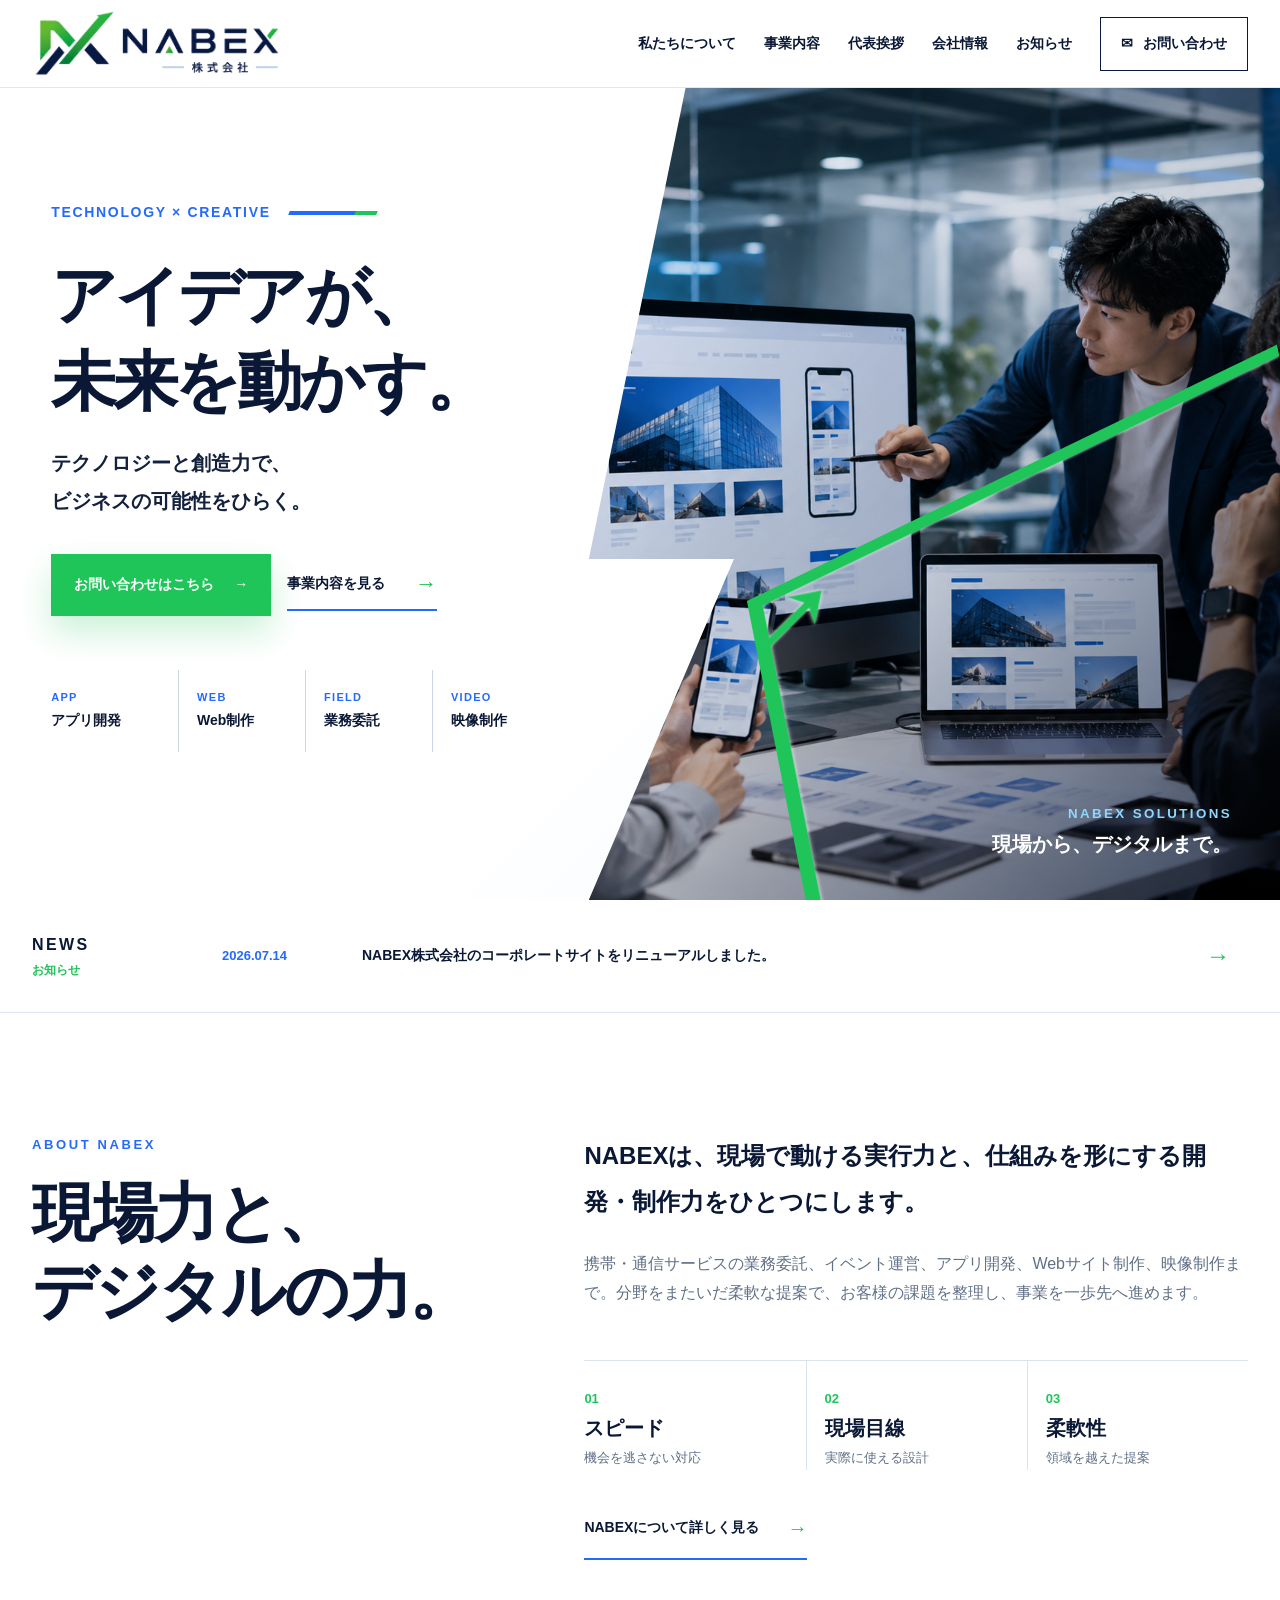
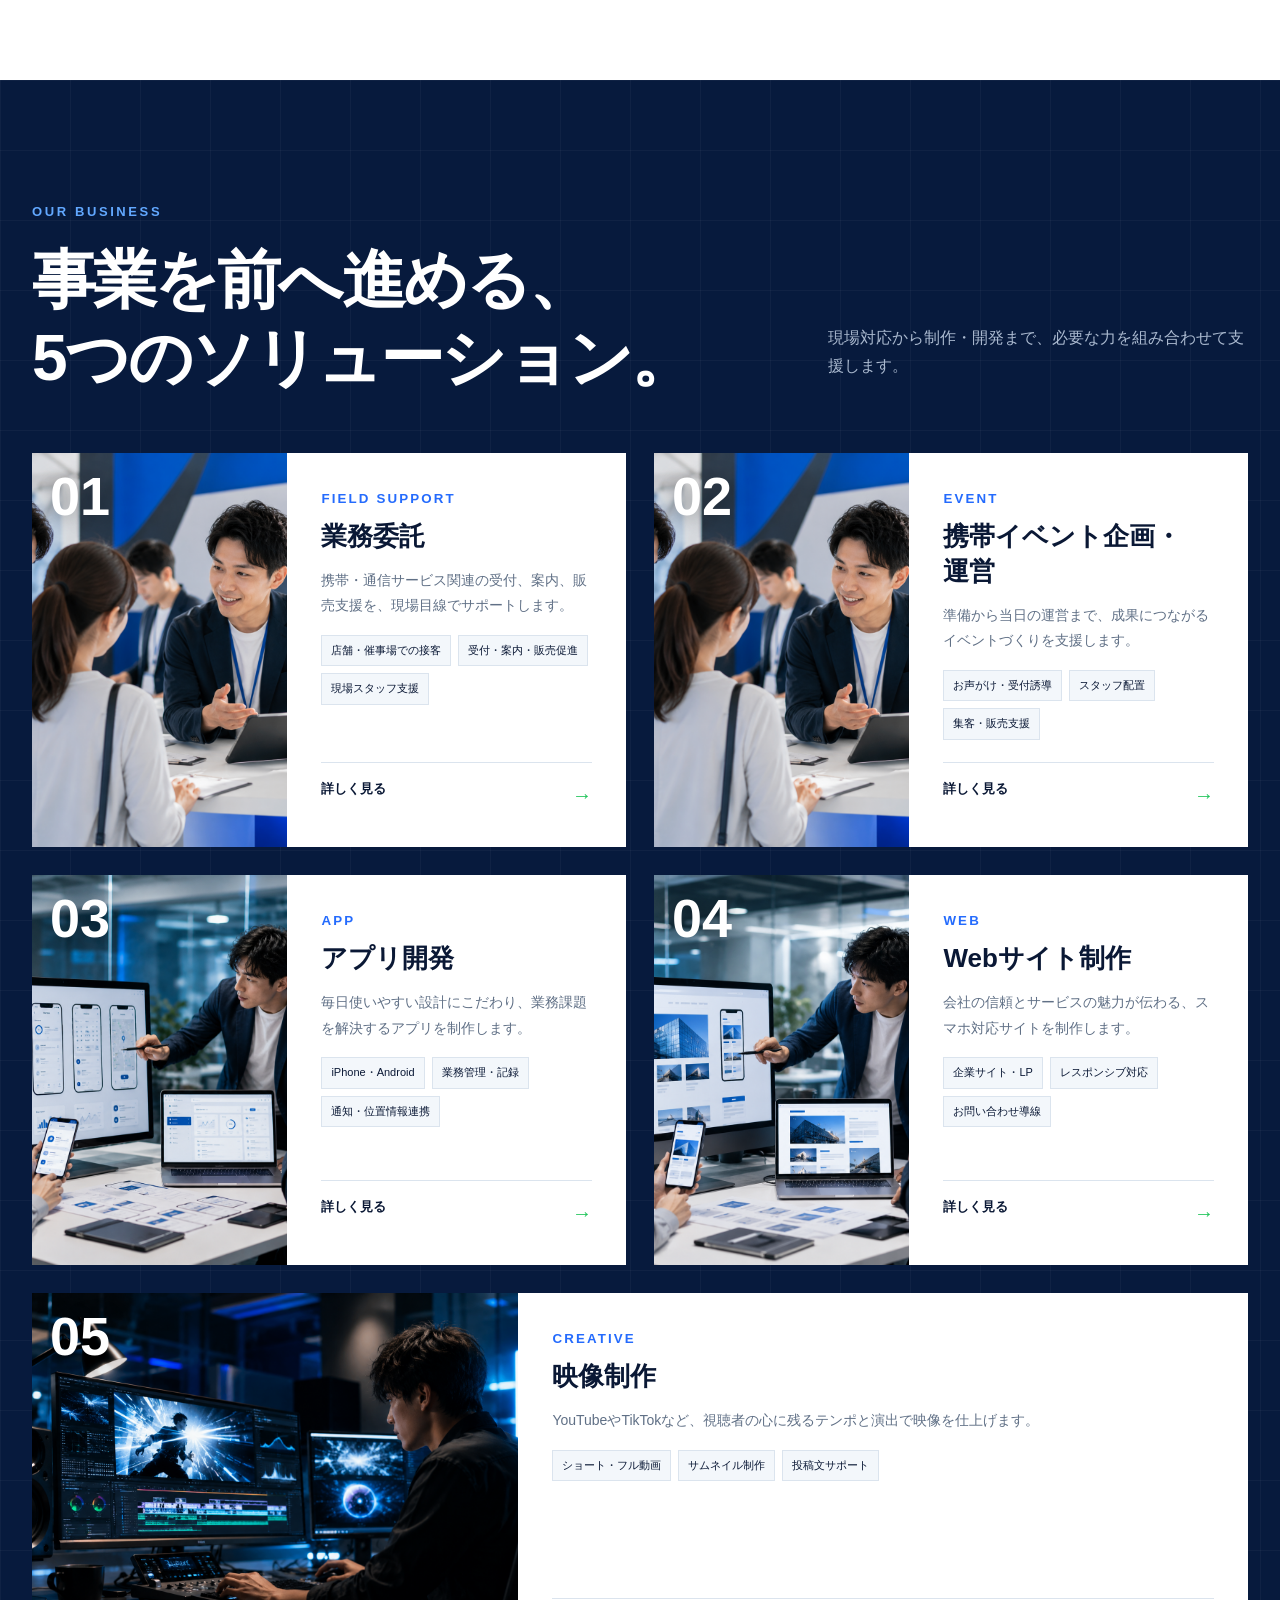
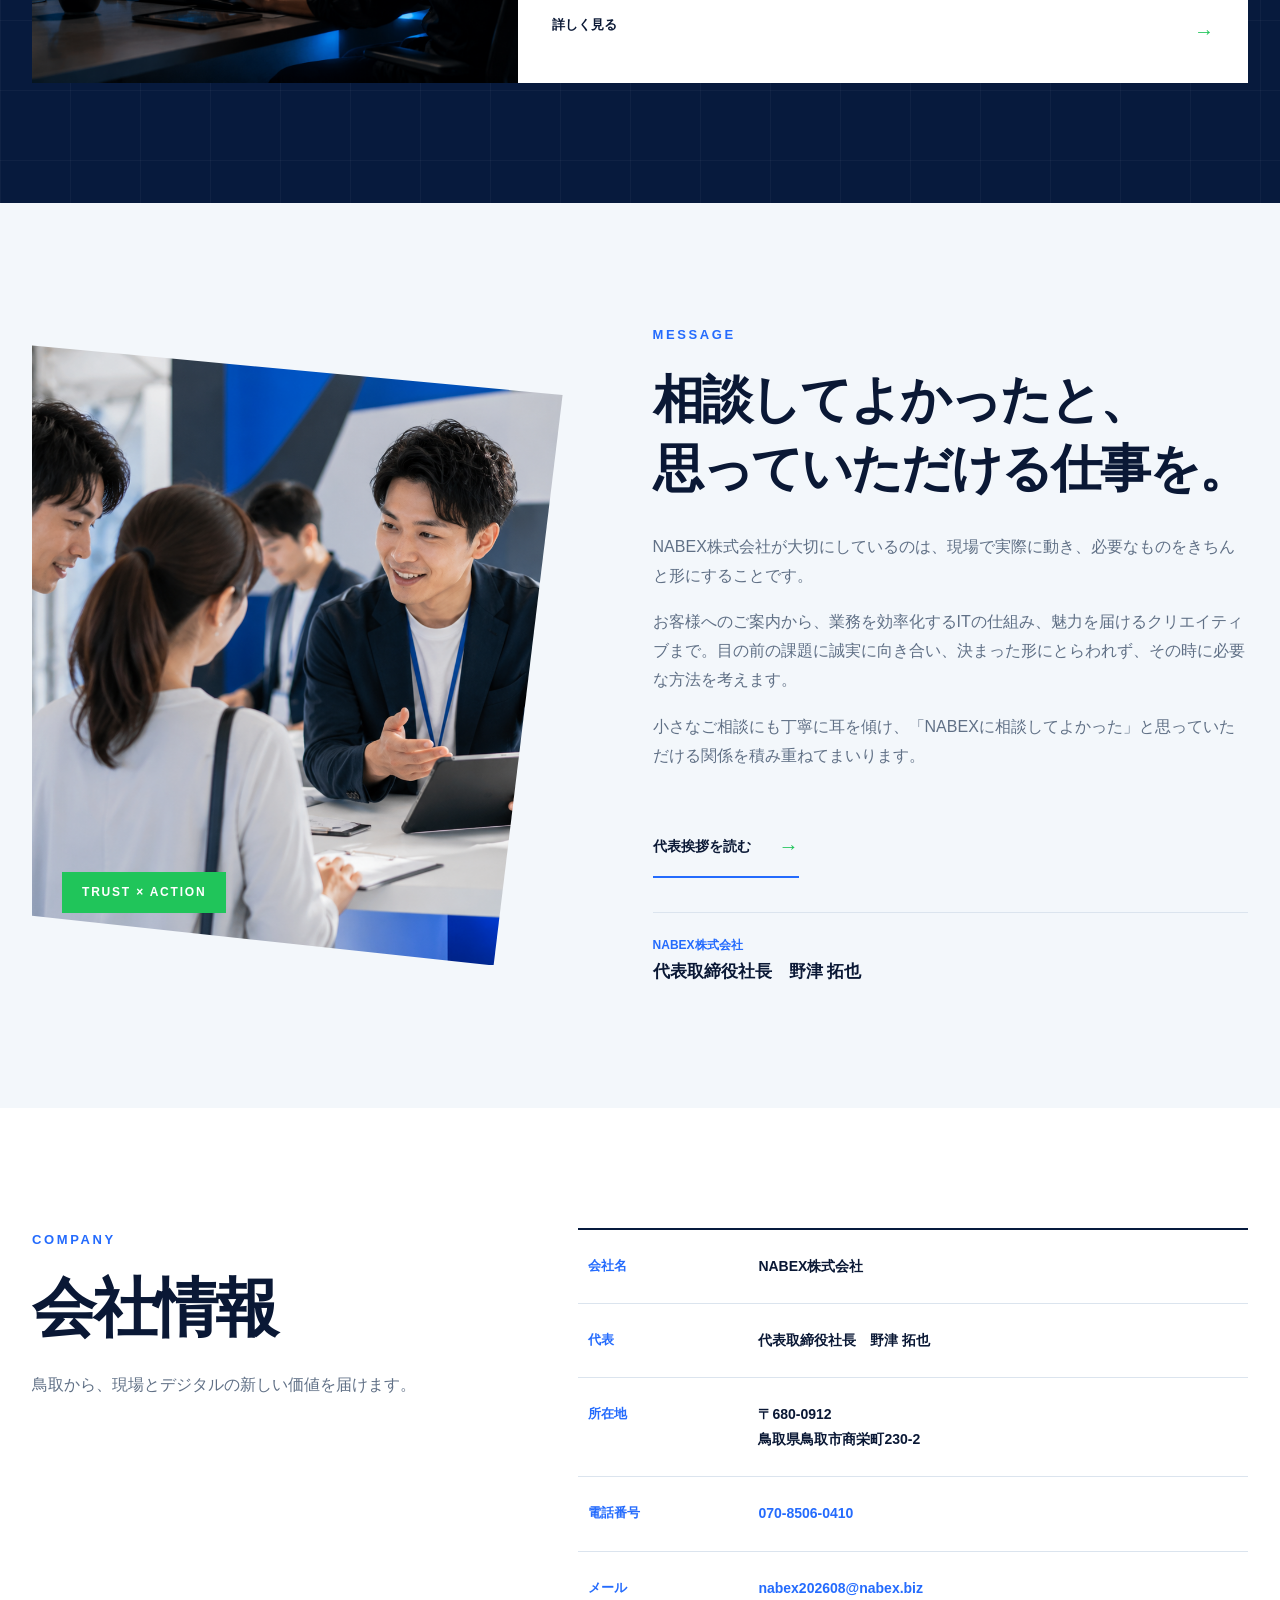
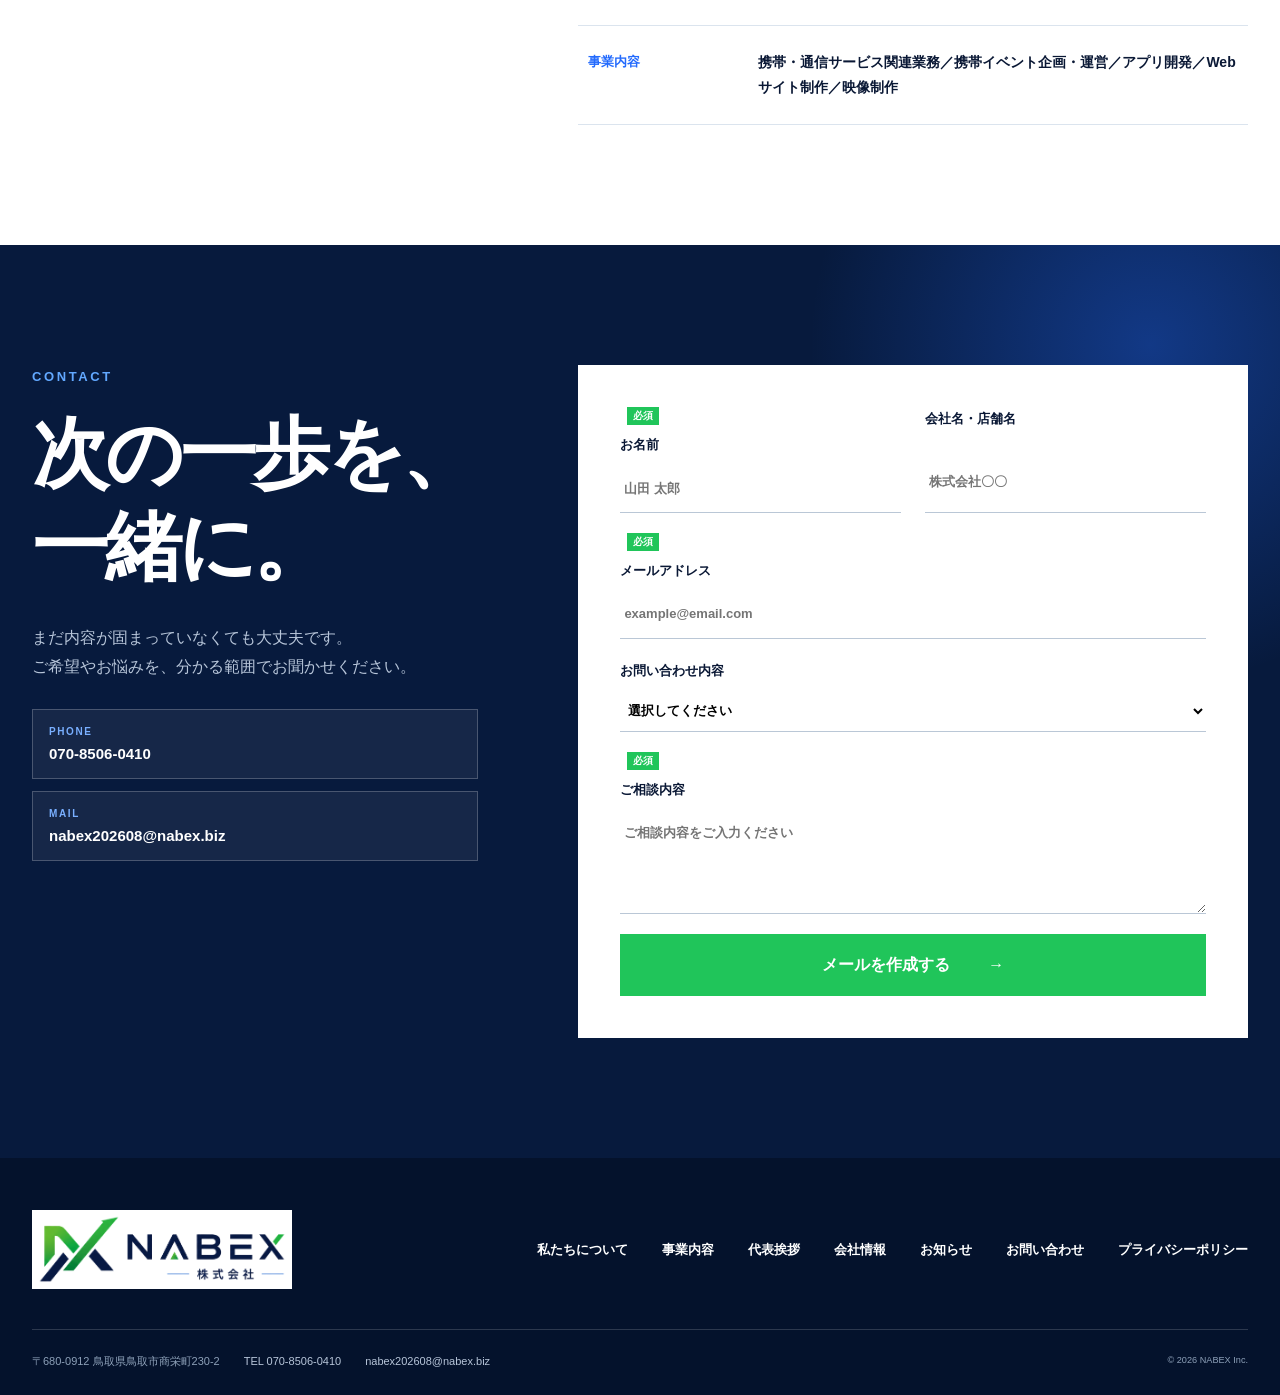
<file: index.html>
<!doctype html>
<html lang="ja">
<head>
  <meta charset="utf-8">
  <meta name="viewport" content="width=device-width,initial-scale=1">
  <title>NABEX株式会社｜アイデアが、未来を動かす。</title>
  <meta name="description" content="鳥取県鳥取市を拠点に、業務委託、携帯イベント企画・運営、アプリ開発、Webサイト制作、映像制作を行うNABEX株式会社の公式サイトです。">
  <link rel="icon" href="favicon.png">
  <link rel="stylesheet" href="style.css">
  <script src="script.js" defer></script>
</head>
<body>
<main>
  <header class="header"><div class="headerInner">
    <a class="brand" href="index.html" aria-label="トップへ"><img src="nabex-logo.png" alt="NABEX株式会社"></a>
    <button class="menuButton" type="button" aria-label="メニューを開く" aria-expanded="false"><span></span><span></span><span></span></button>
    <nav class="nav" aria-label="メインメニュー"><a href="about.html">私たちについて</a><a href="services.html">事業内容</a><a href="message.html">代表挨拶</a><a href="company.html">会社情報</a><a href="news.html">お知らせ</a><a class="navContact" href="contact.html"><span>✉</span>お問い合わせ</a></nav>
  </div></header>

  <section class="hero" id="top">
    <div class="heroCopy"><div class="kicker">TECHNOLOGY × CREATIVE <i></i></div><h1>アイデアが、<br><em>未来を動かす。</em></h1><p>テクノロジーと創造力で、<br>ビジネスの可能性をひらく。</p>
      <div class="heroActions"><a class="button primary" href="contact.html">お問い合わせはこちら <span>→</span></a><a class="textLink" href="services.html">事業内容を見る <span>→</span></a></div>
      <div class="heroServiceList"><a href="services.html#app"><b>APP</b><span>アプリ開発</span></a><a href="services.html#web"><b>WEB</b><span>Web制作</span></a><a href="services.html#field"><b>FIELD</b><span>業務委託</span></a><a href="services.html#creative"><b>VIDEO</b><span>映像制作</span></a></div>
    </div>
    <div class="heroVisual"><img src="hero-web.png" alt="Webサイトを企画する制作チーム"><div class="heroTint"></div><div class="growthLine"><span>↗</span></div><div class="visualLabel"><small>NABEX SOLUTIONS</small><strong>現場から、デジタルまで。</strong></div></div>
  </section>

  <section class="news" id="news"><div class="sectionWidth newsInner"><div class="newsTitle"><span>NEWS</span><b>お知らせ</b></div><time>2026.07.14</time><p>NABEX株式会社のコーポレートサイトをリニューアルしました。</p><a href="news.html" aria-label="お知らせ一覧を見る">→</a></div></section>

  <section class="about section" id="about"><div class="sectionWidth aboutGrid">
    <div class="sectionHeading"><span class="eyebrow">ABOUT NABEX</span><h2>現場力と、<br>デジタルの力。</h2></div>
    <div class="aboutBody"><p class="largeText">NABEXは、現場で動ける実行力と、仕組みを形にする開発・制作力をひとつにします。</p><p>携帯・通信サービスの業務委託、イベント運営、アプリ開発、Webサイト制作、映像制作まで。分野をまたいだ柔軟な提案で、お客様の課題を整理し、事業を一歩先へ進めます。</p><div class="values"><div><b>01</b><strong>スピード</strong><span>機会を逃さない対応</span></div><div><b>02</b><strong>現場目線</strong><span>実際に使える設計</span></div><div><b>03</b><strong>柔軟性</strong><span>領域を越えた提案</span></div></div><a class="inlineArrow" href="about.html">NABEXについて詳しく見る <span>→</span></a></div>
  </div></section>

  <section class="business section" id="business"><div class="sectionWidth"><div class="businessHead"><div class="sectionHeading light"><span class="eyebrow">OUR BUSINESS</span><h2>事業を前へ進める、<br>5つのソリューション。</h2></div><p>現場対応から制作・開発まで、必要な力を組み合わせて支援します。</p></div>
    <div class="serviceGrid">
      <article class="serviceCard" id="service-field"><div class="serviceImage"><img src="service-outsourcing.png" alt="業務委託の接客風景"><span>01</span></div><div class="serviceContent"><small>FIELD SUPPORT</small><h3>業務委託</h3><p>携帯・通信サービス関連の受付、案内、販売支援を、現場目線でサポートします。</p><ul><li>店舗・催事場での接客</li><li>受付・案内・販売促進</li><li>現場スタッフ支援</li></ul><a href="services.html#field">詳しく見る <span>→</span></a></div></article>
      <article class="serviceCard"><div class="serviceImage"><img src="service-outsourcing.png" alt="携帯イベントの案内風景"><span>02</span></div><div class="serviceContent"><small>EVENT</small><h3>携帯イベント企画・運営</h3><p>準備から当日の運営まで、成果につながるイベントづくりを支援します。</p><ul><li>お声がけ・受付誘導</li><li>スタッフ配置</li><li>集客・販売支援</li></ul><a href="services.html#event">詳しく見る <span>→</span></a></div></article>
      <article class="serviceCard" id="service-app"><div class="serviceImage"><img src="service-app.png" alt="アプリ開発の会議風景"><span>03</span></div><div class="serviceContent"><small>APP</small><h3>アプリ開発</h3><p>毎日使いやすい設計にこだわり、業務課題を解決するアプリを制作します。</p><ul><li>iPhone・Android</li><li>業務管理・記録</li><li>通知・位置情報連携</li></ul><a href="services.html#app">詳しく見る <span>→</span></a></div></article>
      <article class="serviceCard" id="service-web"><div class="serviceImage"><img src="hero-web.png" alt="Webサイト制作の会議風景"><span>04</span></div><div class="serviceContent"><small>WEB</small><h3>Webサイト制作</h3><p>会社の信頼とサービスの魅力が伝わる、スマホ対応サイトを制作します。</p><ul><li>企業サイト・LP</li><li>レスポンシブ対応</li><li>お問い合わせ導線</li></ul><a href="services.html#web">詳しく見る <span>→</span></a></div></article>
      <article class="serviceCard" id="service-creative"><div class="serviceImage"><img src="service-video.png" alt="映像編集の作業風景"><span>05</span></div><div class="serviceContent"><small>CREATIVE</small><h3>映像制作</h3><p>YouTubeやTikTokなど、視聴者の心に残るテンポと演出で映像を仕上げます。</p><ul><li>ショート・フル動画</li><li>サムネイル制作</li><li>投稿文サポート</li></ul><a href="services.html#creative">詳しく見る <span>→</span></a></div></article>
    </div>
  </div></section>

  <section class="message section"><div class="sectionWidth messageGrid"><div class="messagePhoto"><img src="service-outsourcing.png" alt="お客様に説明するスタッフ"><span>TRUST × ACTION</span></div><div class="messageText"><span class="eyebrow">MESSAGE</span><h2>相談してよかったと、<br>思っていただける仕事を。</h2><p>NABEX株式会社が大切にしているのは、現場で実際に動き、必要なものをきちんと形にすることです。</p><p>お客様へのご案内から、業務を効率化するITの仕組み、魅力を届けるクリエイティブまで。目の前の課題に誠実に向き合い、決まった形にとらわれず、その時に必要な方法を考えます。</p><p>小さなご相談にも丁寧に耳を傾け、「NABEXに相談してよかった」と思っていただける関係を積み重ねてまいります。</p><a class="inlineArrow" href="message.html">代表挨拶を読む <span>→</span></a><div class="signature"><span>NABEX株式会社</span><strong>代表取締役社長　野津 拓也</strong></div></div></div></section>

  <section class="company section" id="company"><div class="sectionWidth companyGrid"><div class="sectionHeading"><span class="eyebrow">COMPANY</span><h2>会社情報</h2><p>鳥取から、現場とデジタルの新しい価値を届けます。</p></div><dl><div><dt>会社名</dt><dd>NABEX株式会社</dd></div><div><dt>代表</dt><dd>代表取締役社長　野津 拓也</dd></div><div><dt>所在地</dt><dd>〒680-0912<br>鳥取県鳥取市商栄町230-2</dd></div><div><dt>電話番号</dt><dd><a href="tel:07085060410">070-8506-0410</a></dd></div><div><dt>メール</dt><dd><a href="mailto:nabex202608@nabex.biz">nabex202608@nabex.biz</a></dd></div><div><dt>事業内容</dt><dd>携帯・通信サービス関連業務／携帯イベント企画・運営／アプリ開発／Webサイト制作／映像制作</dd></div></dl></div></section>

  <section class="contact section" id="contact"><div class="contactGlow"></div><div class="sectionWidth contactGrid"><div class="contactCopy"><span class="eyebrow">CONTACT</span><h2><span>次の一歩を、</span><span>一緒に。</span></h2><p>まだ内容が固まっていなくても大丈夫です。<br>ご希望やお悩みを、分かる範囲でお聞かせください。</p><div class="directContact compact"><a href="tel:07085060410"><small>PHONE</small><strong>070-8506-0410</strong></a><a href="mailto:nabex202608@nabex.biz"><small>MAIL</small><strong>nabex202608@nabex.biz</strong></a></div></div><form class="contactForm"><div class="formColumns"><label>お名前<span>必須</span><input name="name" required placeholder="山田 太郎"></label><label>会社名・店舗名<input name="company" placeholder="株式会社〇〇"></label></div><label>メールアドレス<span>必須</span><input type="email" name="email" required placeholder="example@email.com"></label><label>お問い合わせ内容<select name="type"><option value="">選択してください</option><option>業務委託</option><option>携帯イベント企画・運営</option><option>アプリ開発</option><option>Webサイト制作</option><option>映像制作</option><option>その他</option></select></label><label>ご相談内容<span>必須</span><textarea name="message" required placeholder="ご相談内容をご入力ください"></textarea></label><button type="submit">メールを作成する <span>→</span></button><p class="formSuccess" role="status" hidden>入力内容を入れたメール作成画面を開きます。メールソフトから送信してください。</p></form></div></section>

  <footer><div class="sectionWidth footerTop"><a href="index.html"><img src="nabex-logo.png" alt="NABEX株式会社"></a><div><a href="about.html">私たちについて</a><a href="services.html">事業内容</a><a href="message.html">代表挨拶</a><a href="company.html">会社情報</a><a href="news.html">お知らせ</a><a href="contact.html">お問い合わせ</a><a href="privacy.html">プライバシーポリシー</a></div></div><div class="sectionWidth footerBottom"><div class="footerInfo"><span>〒680-0912 鳥取県鳥取市商栄町230-2</span><a href="tel:07085060410">TEL 070-8506-0410</a><a href="mailto:nabex202608@nabex.biz">nabex202608@nabex.biz</a></div><small>© 2026 NABEX Inc.</small></div></footer>
</main>
</body>
</html>
</file>
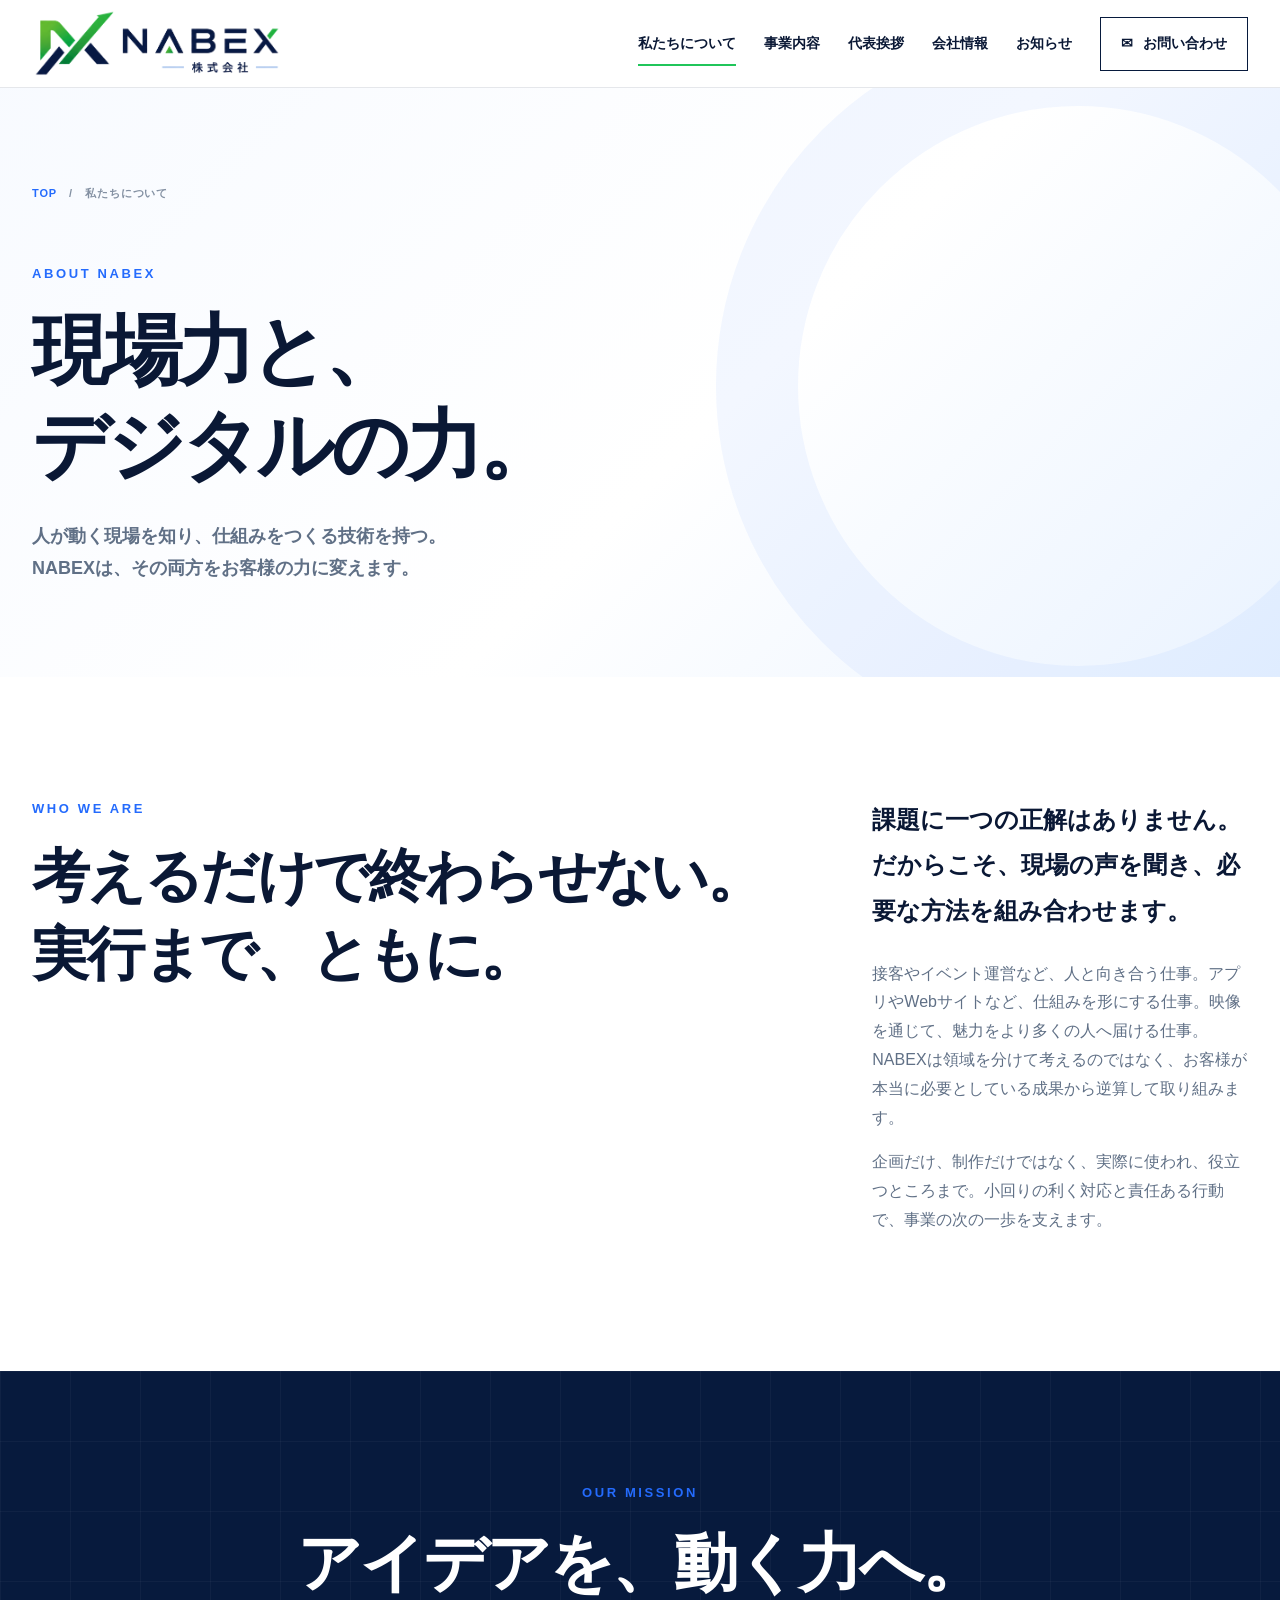
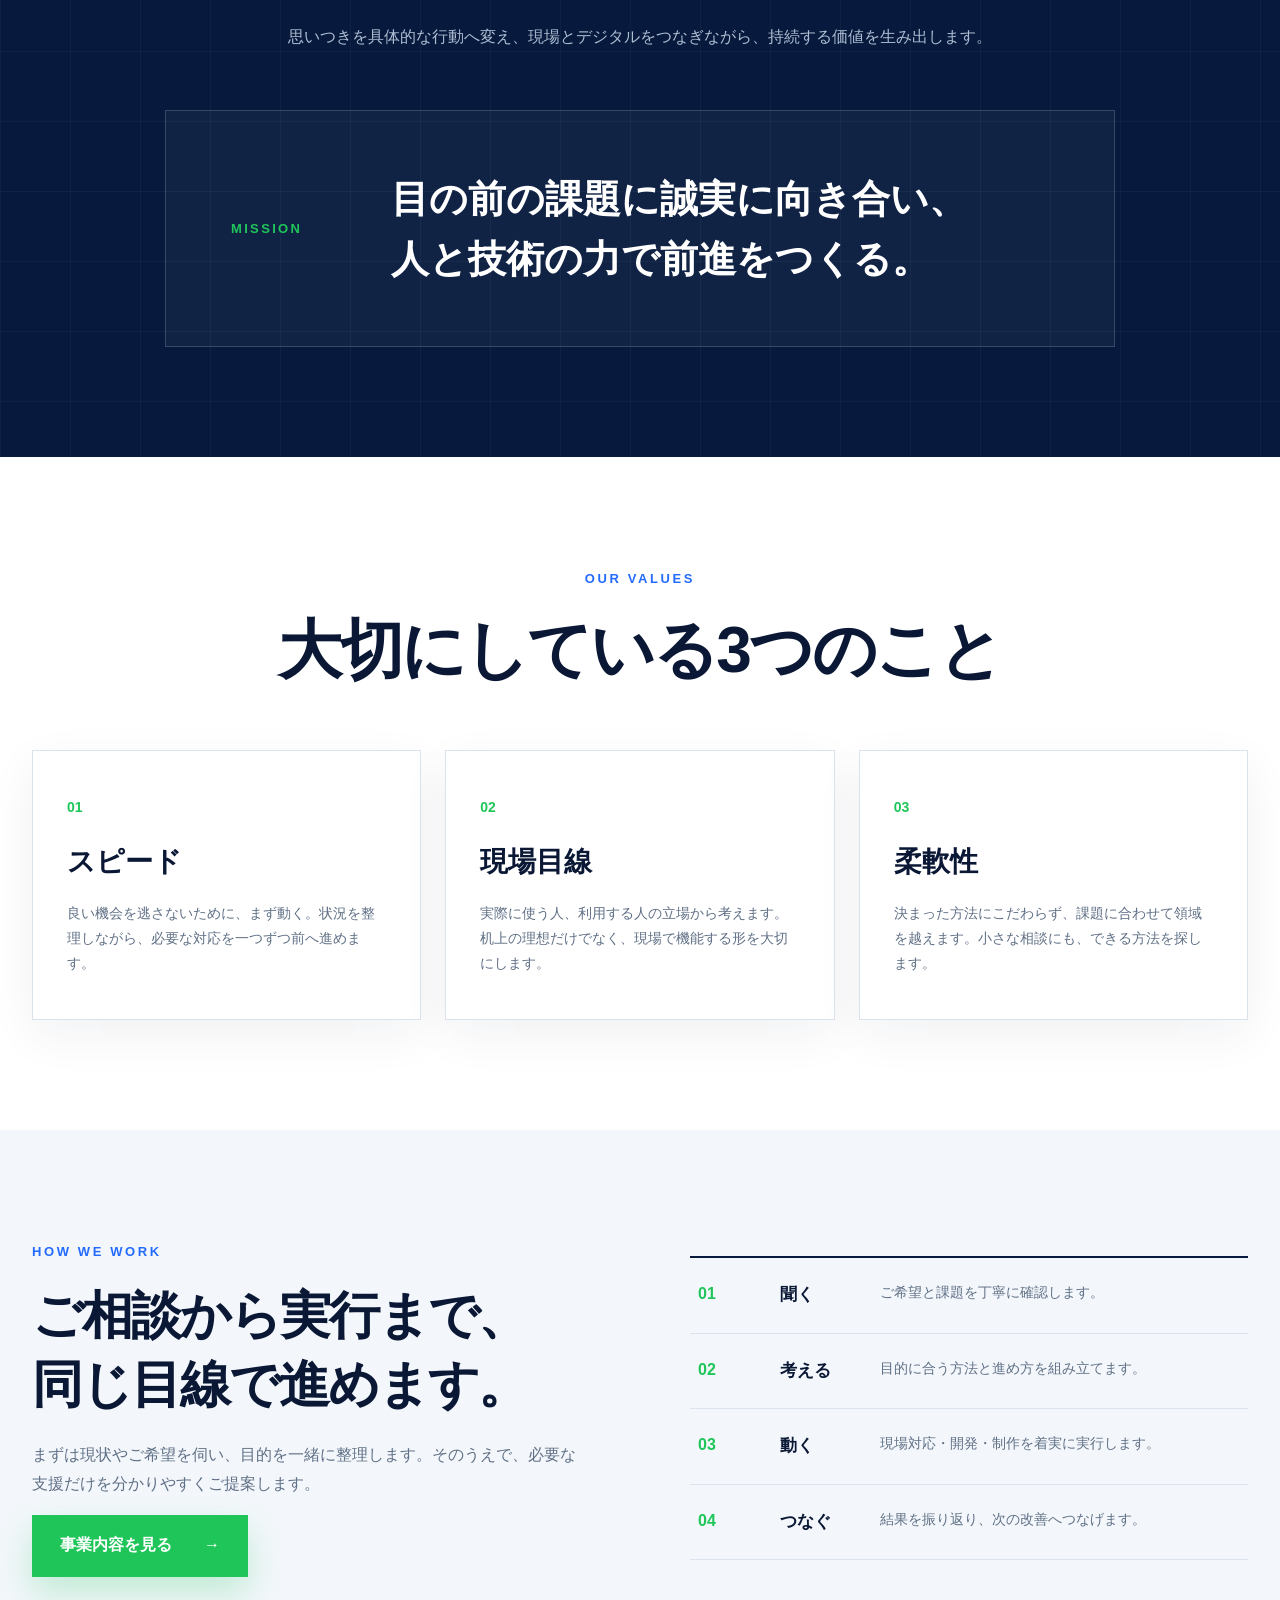
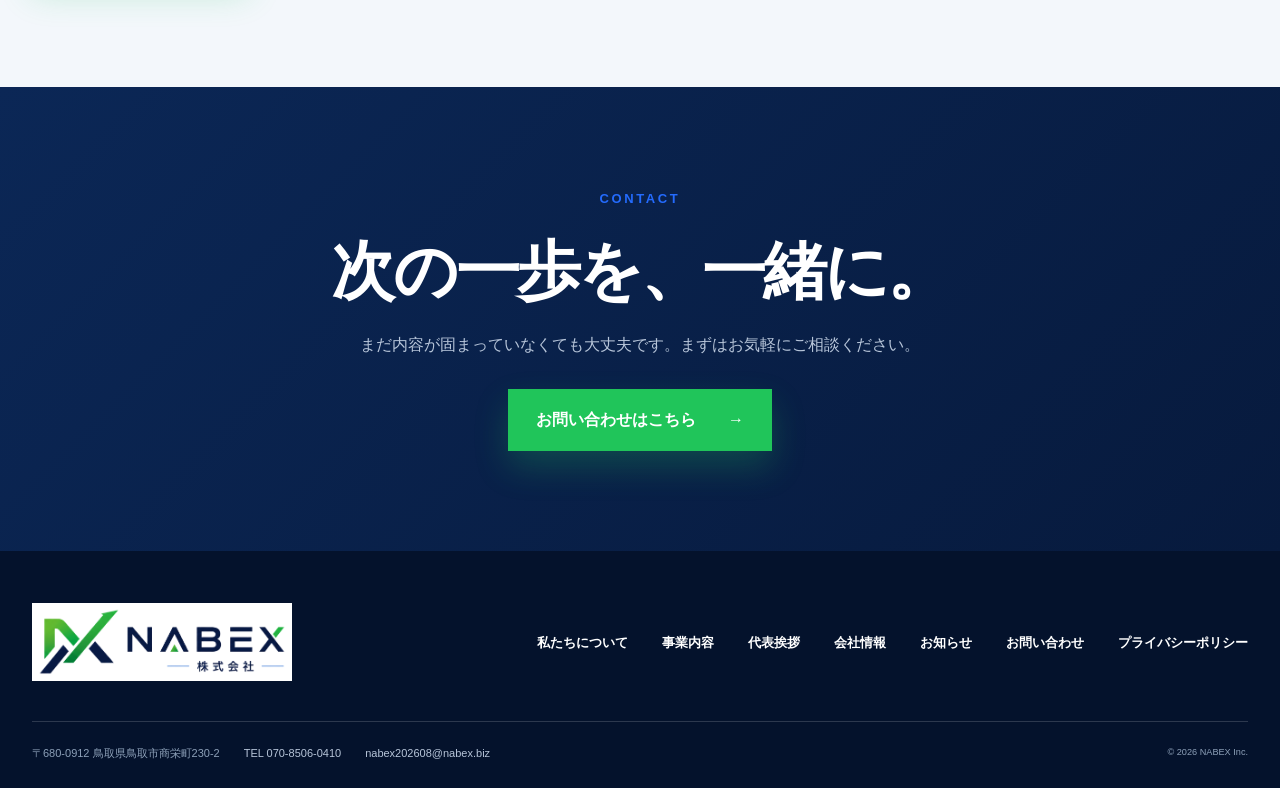
<file: about.html>
<!doctype html>
<html lang="ja">
<head>
  <meta charset="utf-8">
  <meta name="viewport" content="width=device-width,initial-scale=1">
  <title>私たちについて｜NABEX株式会社</title>
  <meta name="description" content="現場力とデジタルの力で事業を前へ進めるNABEX株式会社の考え方、使命、大切にする価値観をご紹介します。">
  <link rel="icon" href="favicon.png">
  <link rel="stylesheet" href="style.css">
  <script src="script.js" defer></script>
</head>
<body>
<main>
  <header class="header"><div class="headerInner">
    <a class="brand" href="index.html" aria-label="トップへ"><img src="nabex-logo.png" alt="NABEX株式会社"></a>
    <button class="menuButton" type="button" aria-label="メニューを開く" aria-expanded="false"><span></span><span></span><span></span></button>
    <nav class="nav" aria-label="メインメニュー"><a class="current" href="about.html">私たちについて</a><a href="services.html">事業内容</a><a href="message.html">代表挨拶</a><a href="company.html">会社情報</a><a href="news.html">お知らせ</a><a class="navContact" href="contact.html"><span>✉</span>お問い合わせ</a></nav>
  </div></header>

  <section class="subHero"><div class="sectionWidth"><div class="breadcrumbs"><a href="index.html">TOP</a><span>/</span><span>私たちについて</span></div><span class="eyebrow">ABOUT NABEX</span><h1>現場力と、<br>デジタルの力。</h1><p>人が動く現場を知り、仕組みをつくる技術を持つ。<br>NABEXは、その両方をお客様の力に変えます。</p></div></section>

  <section class="pageIntro section"><div class="sectionWidth splitLead"><div><span class="eyebrow">WHO WE ARE</span><h2>考えるだけで終わらせない。<br>実行まで、ともに。</h2></div><div><p class="largeText">課題に一つの正解はありません。だからこそ、現場の声を聞き、必要な方法を組み合わせます。</p><p>接客やイベント運営など、人と向き合う仕事。アプリやWebサイトなど、仕組みを形にする仕事。映像を通じて、魅力をより多くの人へ届ける仕事。NABEXは領域を分けて考えるのではなく、お客様が本当に必要としている成果から逆算して取り組みます。</p><p>企画だけ、制作だけではなく、実際に使われ、役立つところまで。小回りの利く対応と責任ある行動で、事業の次の一歩を支えます。</p></div></div></section>

  <section class="contentSection navyPanel"><div class="sectionWidth"><div class="centerHeading"><span class="eyebrow">OUR MISSION</span><h2>アイデアを、動く力へ。</h2><p>思いつきを具体的な行動へ変え、現場とデジタルをつなぎながら、持続する価値を生み出します。</p></div><div class="missionStatement"><span>MISSION</span><strong>目の前の課題に誠実に向き合い、<br>人と技術の力で前進をつくる。</strong></div></div></section>

  <section class="contentSection"><div class="sectionWidth"><div class="centerHeading"><span class="eyebrow">OUR VALUES</span><h2>大切にしている3つのこと</h2></div><div class="valueCards"><article><b>01</b><h3>スピード</h3><p>良い機会を逃さないために、まず動く。状況を整理しながら、必要な対応を一つずつ前へ進めます。</p></article><article><b>02</b><h3>現場目線</h3><p>実際に使う人、利用する人の立場から考えます。机上の理想だけでなく、現場で機能する形を大切にします。</p></article><article><b>03</b><h3>柔軟性</h3><p>決まった方法にこだわらず、課題に合わせて領域を越えます。小さな相談にも、できる方法を探します。</p></article></div></div></section>

  <section class="contentSection palePanel"><div class="sectionWidth workStyle"><div><span class="eyebrow">HOW WE WORK</span><h2>ご相談から実行まで、<br>同じ目線で進めます。</h2><p>まずは現状やご希望を伺い、目的を一緒に整理します。そのうえで、必要な支援だけを分かりやすくご提案します。</p><a class="button primary" href="services.html">事業内容を見る <span>→</span></a></div><ol><li><b>01</b><span><strong>聞く</strong>ご希望と課題を丁寧に確認します。</span></li><li><b>02</b><span><strong>考える</strong>目的に合う方法と進め方を組み立てます。</span></li><li><b>03</b><span><strong>動く</strong>現場対応・開発・制作を着実に実行します。</span></li><li><b>04</b><span><strong>つなぐ</strong>結果を振り返り、次の改善へつなげます。</span></li></ol></div></section>

  <section class="pageCta"><div class="sectionWidth"><span class="eyebrow">CONTACT</span><h2>次の一歩を、一緒に。</h2><p>まだ内容が固まっていなくても大丈夫です。まずはお気軽にご相談ください。</p><a class="button primary" href="contact.html">お問い合わせはこちら <span>→</span></a></div></section>

  <footer><div class="sectionWidth footerTop"><a href="index.html"><img src="nabex-logo.png" alt="NABEX株式会社"></a><div><a href="about.html">私たちについて</a><a href="services.html">事業内容</a><a href="message.html">代表挨拶</a><a href="company.html">会社情報</a><a href="news.html">お知らせ</a><a href="contact.html">お問い合わせ</a><a href="privacy.html">プライバシーポリシー</a></div></div><div class="sectionWidth footerBottom"><div class="footerInfo"><span>〒680-0912 鳥取県鳥取市商栄町230-2</span><a href="tel:07085060410">TEL 070-8506-0410</a><a href="mailto:nabex202608@nabex.biz">nabex202608@nabex.biz</a></div><small>© 2026 NABEX Inc.</small></div></footer>
</main>
</body>
</html>
</file>
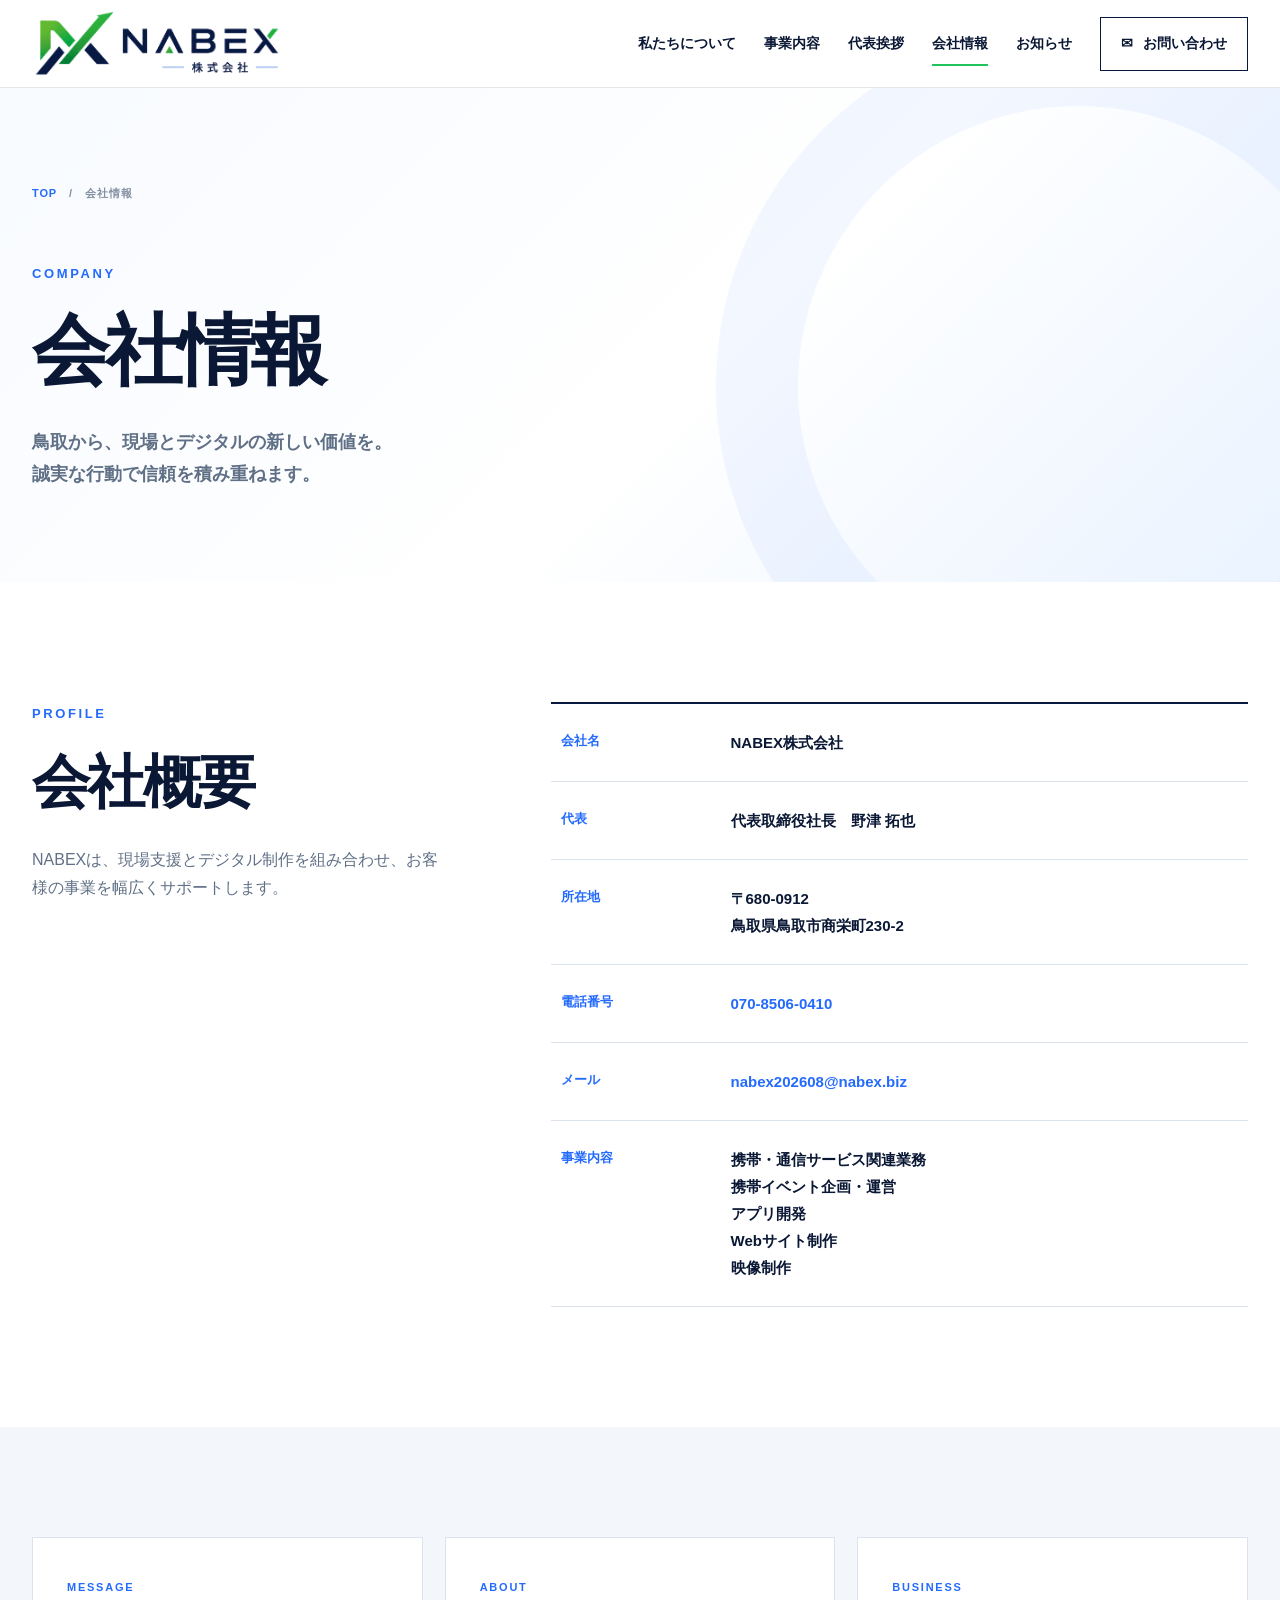
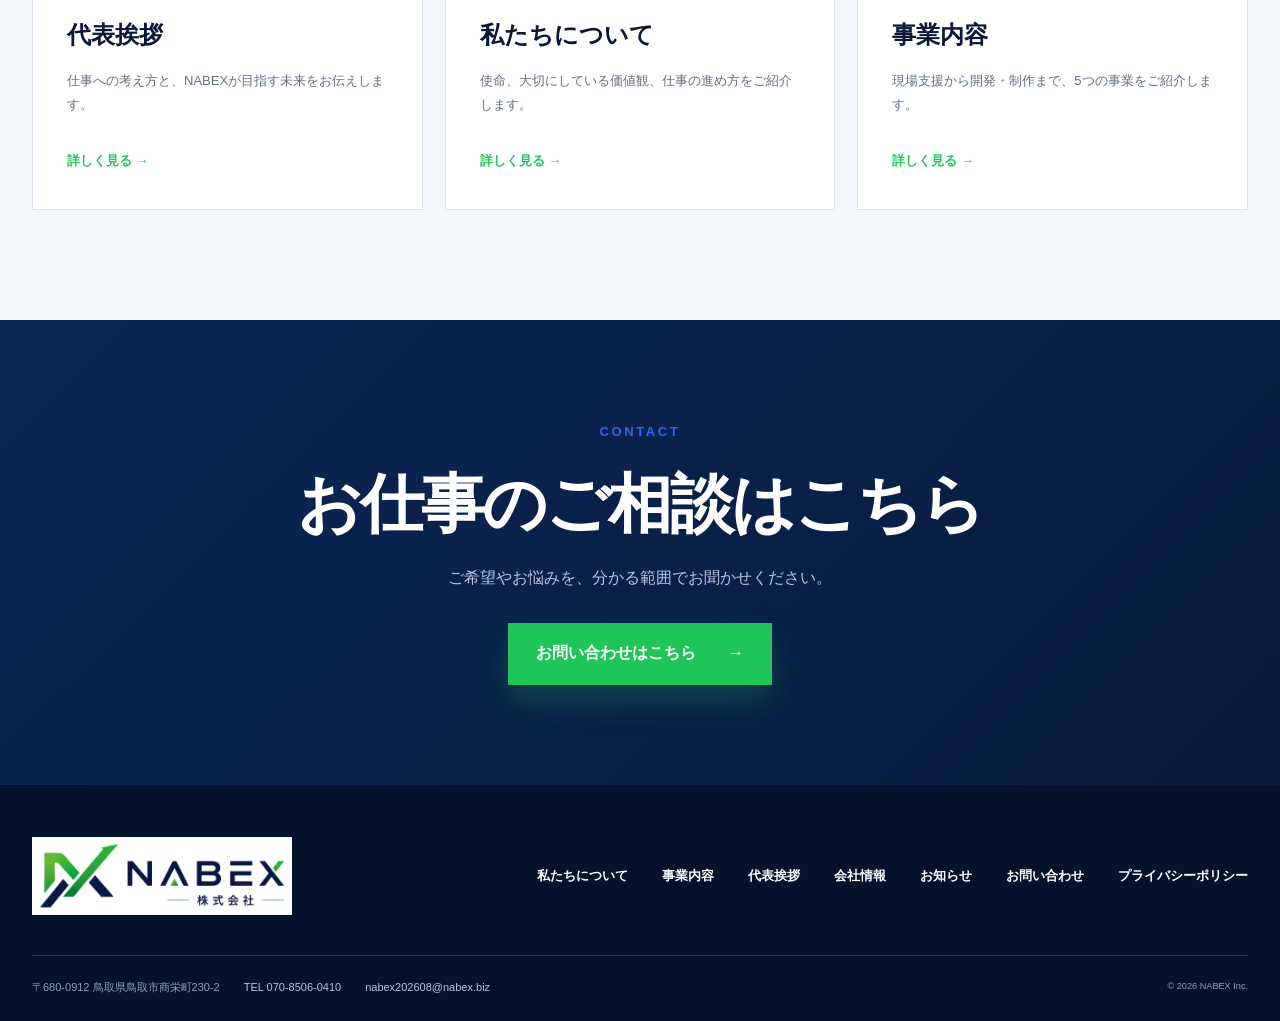
<file: company.html>
<!doctype html>
<html lang="ja">
<head>
  <meta charset="utf-8">
  <meta name="viewport" content="width=device-width,initial-scale=1">
  <title>会社情報｜NABEX株式会社</title>
  <meta name="description" content="NABEX株式会社の会社概要、所在地、事業内容をご案内します。">
  <link rel="icon" href="favicon.png">
  <link rel="stylesheet" href="style.css">
  <script src="script.js" defer></script>
</head>
<body>
<main>
  <header class="header"><div class="headerInner">
    <a class="brand" href="index.html" aria-label="トップへ"><img src="nabex-logo.png" alt="NABEX株式会社"></a>
    <button class="menuButton" type="button" aria-label="メニューを開く" aria-expanded="false"><span></span><span></span><span></span></button>
    <nav class="nav" aria-label="メインメニュー"><a href="about.html">私たちについて</a><a href="services.html">事業内容</a><a href="message.html">代表挨拶</a><a class="current" href="company.html">会社情報</a><a href="news.html">お知らせ</a><a class="navContact" href="contact.html"><span>✉</span>お問い合わせ</a></nav>
  </div></header>

  <section class="subHero"><div class="sectionWidth"><div class="breadcrumbs"><a href="index.html">TOP</a><span>/</span><span>会社情報</span></div><span class="eyebrow">COMPANY</span><h1>会社情報</h1><p>鳥取から、現場とデジタルの新しい価値を。<br>誠実な行動で信頼を積み重ねます。</p></div></section>

  <section class="companyPage section"><div class="sectionWidth companyPageGrid"><div><span class="eyebrow">PROFILE</span><h2>会社概要</h2><p>NABEXは、現場支援とデジタル制作を組み合わせ、お客様の事業を幅広くサポートします。</p></div><dl><div><dt>会社名</dt><dd>NABEX株式会社</dd></div><div><dt>代表</dt><dd>代表取締役社長　野津 拓也</dd></div><div><dt>所在地</dt><dd>〒680-0912<br>鳥取県鳥取市商栄町230-2</dd></div><div><dt>電話番号</dt><dd><a href="tel:07085060410">070-8506-0410</a></dd></div><div><dt>メール</dt><dd><a href="mailto:nabex202608@nabex.biz">nabex202608@nabex.biz</a></dd></div><div><dt>事業内容</dt><dd>携帯・通信サービス関連業務<br>携帯イベント企画・運営<br>アプリ開発<br>Webサイト制作<br>映像制作</dd></div></dl></div></section>

  <section class="contentSection palePanel"><div class="sectionWidth companyLinks"><article><span>MESSAGE</span><h3>代表挨拶</h3><p>仕事への考え方と、NABEXが目指す未来をお伝えします。</p><a href="message.html">詳しく見る →</a></article><article><span>ABOUT</span><h3>私たちについて</h3><p>使命、大切にしている価値観、仕事の進め方をご紹介します。</p><a href="about.html">詳しく見る →</a></article><article><span>BUSINESS</span><h3>事業内容</h3><p>現場支援から開発・制作まで、5つの事業をご紹介します。</p><a href="services.html">詳しく見る →</a></article></div></section>

  <section class="pageCta"><div class="sectionWidth"><span class="eyebrow">CONTACT</span><h2>お仕事のご相談はこちら</h2><p>ご希望やお悩みを、分かる範囲でお聞かせください。</p><a class="button primary" href="contact.html">お問い合わせはこちら <span>→</span></a></div></section>

  <footer><div class="sectionWidth footerTop"><a href="index.html"><img src="nabex-logo.png" alt="NABEX株式会社"></a><div><a href="about.html">私たちについて</a><a href="services.html">事業内容</a><a href="message.html">代表挨拶</a><a href="company.html">会社情報</a><a href="news.html">お知らせ</a><a href="contact.html">お問い合わせ</a><a href="privacy.html">プライバシーポリシー</a></div></div><div class="sectionWidth footerBottom"><div class="footerInfo"><span>〒680-0912 鳥取県鳥取市商栄町230-2</span><a href="tel:07085060410">TEL 070-8506-0410</a><a href="mailto:nabex202608@nabex.biz">nabex202608@nabex.biz</a></div><small>© 2026 NABEX Inc.</small></div></footer>
</main>
</body>
</html>
</file>
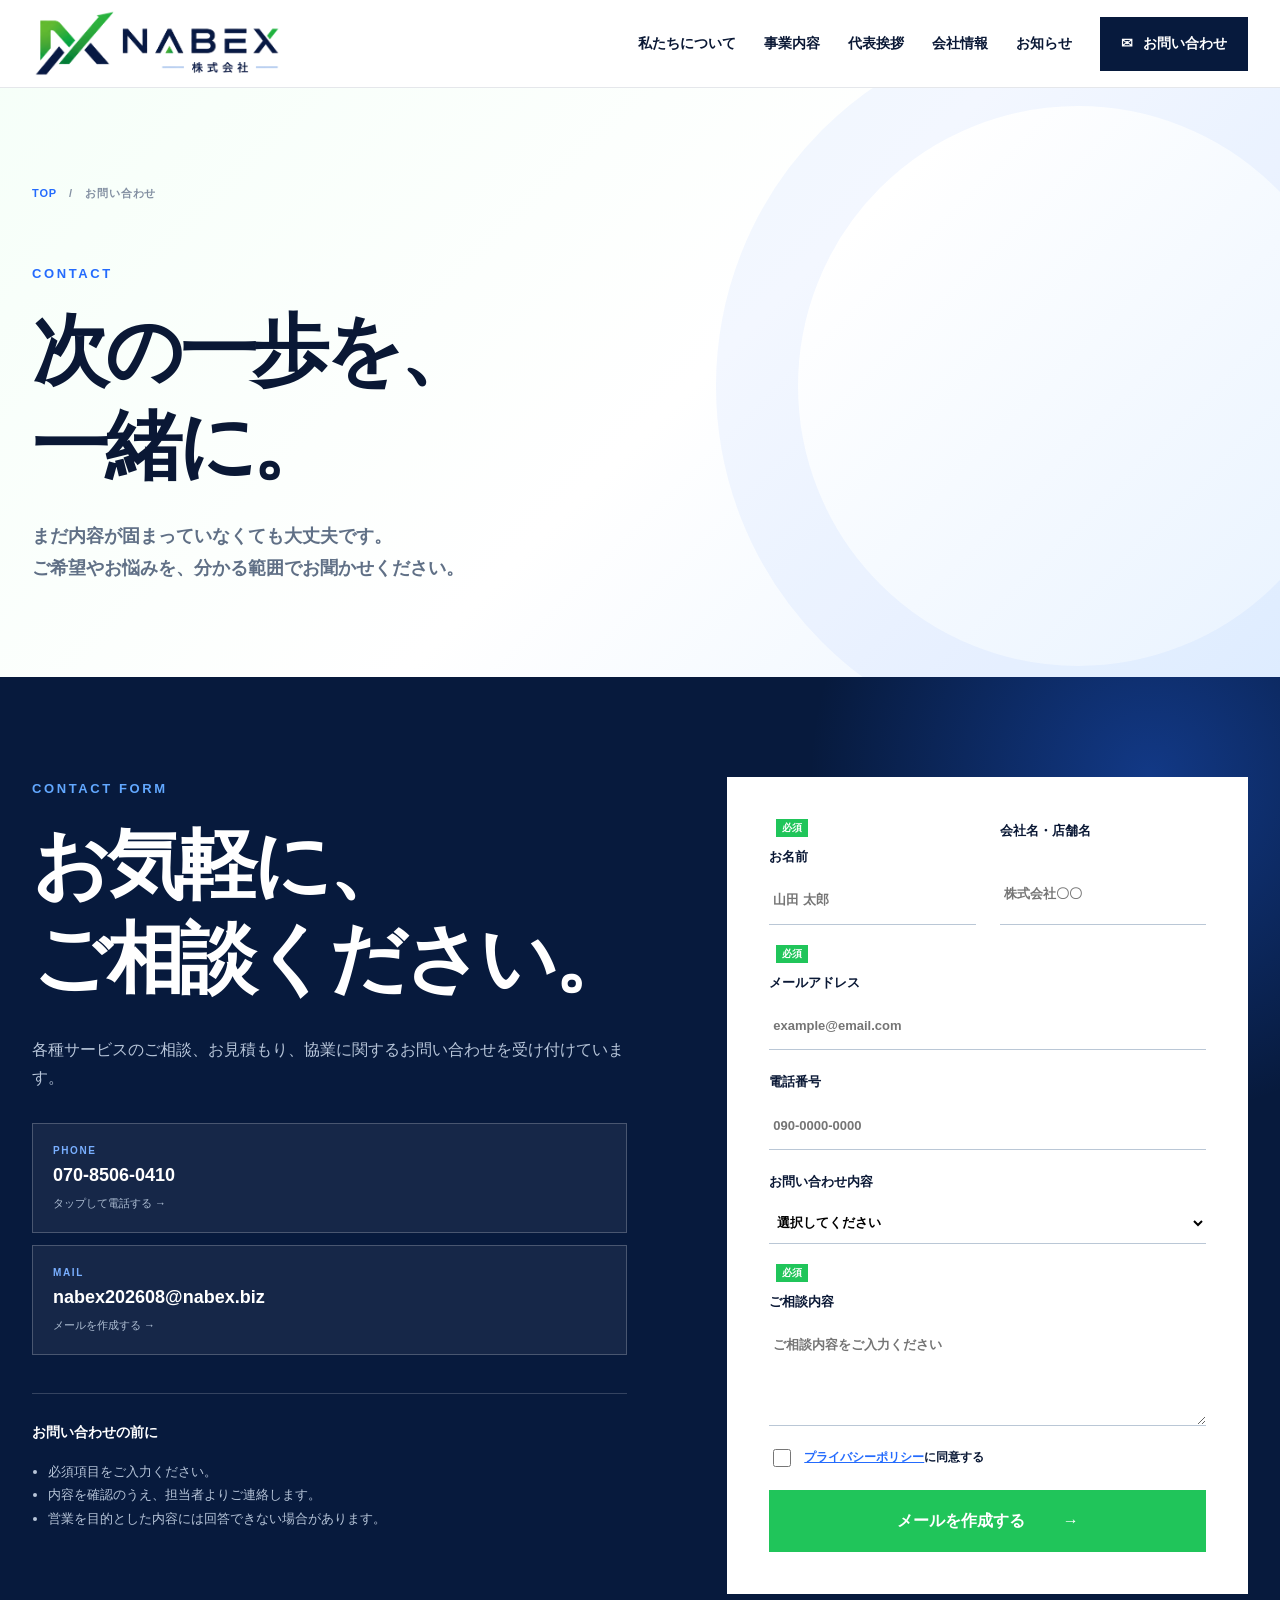
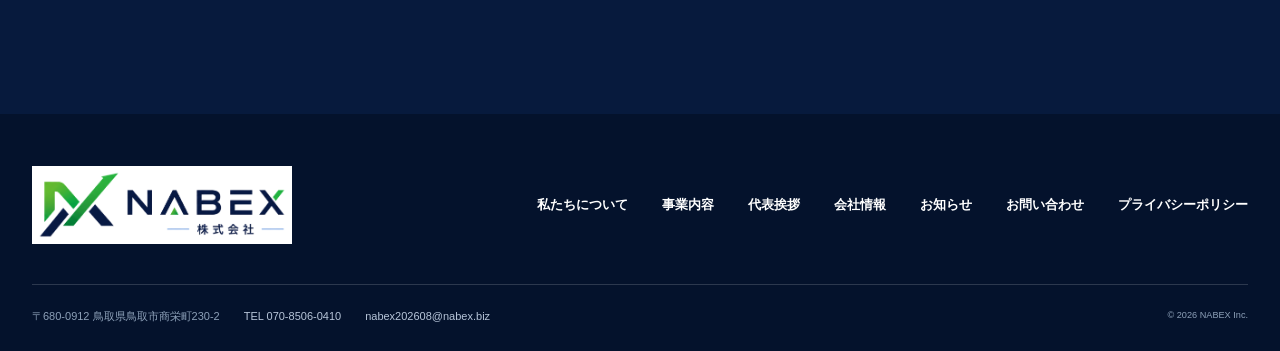
<file: contact.html>
<!doctype html>
<html lang="ja">
<head>
  <meta charset="utf-8">
  <meta name="viewport" content="width=device-width,initial-scale=1">
  <title>お問い合わせ｜NABEX株式会社</title>
  <meta name="description" content="NABEX株式会社への業務委託、イベント運営、アプリ・Web・映像制作に関するお問い合わせはこちら。">
  <link rel="icon" href="favicon.png">
  <link rel="stylesheet" href="style.css">
  <script src="script.js" defer></script>
</head>
<body>
<main>
  <header class="header"><div class="headerInner">
    <a class="brand" href="index.html" aria-label="トップへ"><img src="nabex-logo.png" alt="NABEX株式会社"></a>
    <button class="menuButton" type="button" aria-label="メニューを開く" aria-expanded="false"><span></span><span></span><span></span></button>
    <nav class="nav" aria-label="メインメニュー"><a href="about.html">私たちについて</a><a href="services.html">事業内容</a><a href="message.html">代表挨拶</a><a href="company.html">会社情報</a><a href="news.html">お知らせ</a><a class="navContact current" href="contact.html"><span>✉</span>お問い合わせ</a></nav>
  </div></header>

  <section class="subHero contactSubHero"><div class="sectionWidth"><div class="breadcrumbs"><a href="index.html">TOP</a><span>/</span><span>お問い合わせ</span></div><span class="eyebrow">CONTACT</span><h1>次の一歩を、<br>一緒に。</h1><p>まだ内容が固まっていなくても大丈夫です。<br>ご希望やお悩みを、分かる範囲でお聞かせください。</p></div></section>

  <section class="contact contactPage section"><div class="contactGlow"></div><div class="sectionWidth contactGrid"><div class="contactCopy"><span class="eyebrow">CONTACT FORM</span><h2><span>お気軽に、</span><span>ご相談ください。</span></h2><p>各種サービスのご相談、お見積もり、協業に関するお問い合わせを受け付けています。</p><div class="directContact"><a href="tel:07085060410"><small>PHONE</small><strong>070-8506-0410</strong><span>タップして電話する →</span></a><a href="mailto:nabex202608@nabex.biz"><small>MAIL</small><strong>nabex202608@nabex.biz</strong><span>メールを作成する →</span></a></div><div class="contactNotes"><strong>お問い合わせの前に</strong><ul><li>必須項目をご入力ください。</li><li>内容を確認のうえ、担当者よりご連絡します。</li><li>営業を目的とした内容には回答できない場合があります。</li></ul></div></div><form class="contactForm"><div class="formColumns"><label>お名前<span>必須</span><input name="name" required autocomplete="name" placeholder="山田 太郎"></label><label>会社名・店舗名<input name="company" autocomplete="organization" placeholder="株式会社〇〇"></label></div><label>メールアドレス<span>必須</span><input type="email" name="email" required autocomplete="email" placeholder="example@email.com"></label><label>電話番号<input type="tel" name="tel" autocomplete="tel" placeholder="090-0000-0000"></label><label>お問い合わせ内容<select name="type"><option value="">選択してください</option><option>業務委託</option><option>携帯イベント企画・運営</option><option>アプリ開発</option><option>Webサイト制作</option><option>映像制作</option><option>その他</option></select></label><label>ご相談内容<span>必須</span><textarea name="message" required placeholder="ご相談内容をご入力ください"></textarea></label><label class="privacyCheck"><input type="checkbox" required><span><a href="privacy.html" target="_blank" rel="noopener">プライバシーポリシー</a>に同意する</span></label><button type="submit">メールを作成する <span>→</span></button><p class="formSuccess" role="status" hidden>入力内容を入れたメール作成画面を開きます。メールソフトから送信してください。</p></form></div></section>

  <footer><div class="sectionWidth footerTop"><a href="index.html"><img src="nabex-logo.png" alt="NABEX株式会社"></a><div><a href="about.html">私たちについて</a><a href="services.html">事業内容</a><a href="message.html">代表挨拶</a><a href="company.html">会社情報</a><a href="news.html">お知らせ</a><a href="contact.html">お問い合わせ</a><a href="privacy.html">プライバシーポリシー</a></div></div><div class="sectionWidth footerBottom"><div class="footerInfo"><span>〒680-0912 鳥取県鳥取市商栄町230-2</span><a href="tel:07085060410">TEL 070-8506-0410</a><a href="mailto:nabex202608@nabex.biz">nabex202608@nabex.biz</a></div><small>© 2026 NABEX Inc.</small></div></footer>
</main>
</body>
</html>
</file>
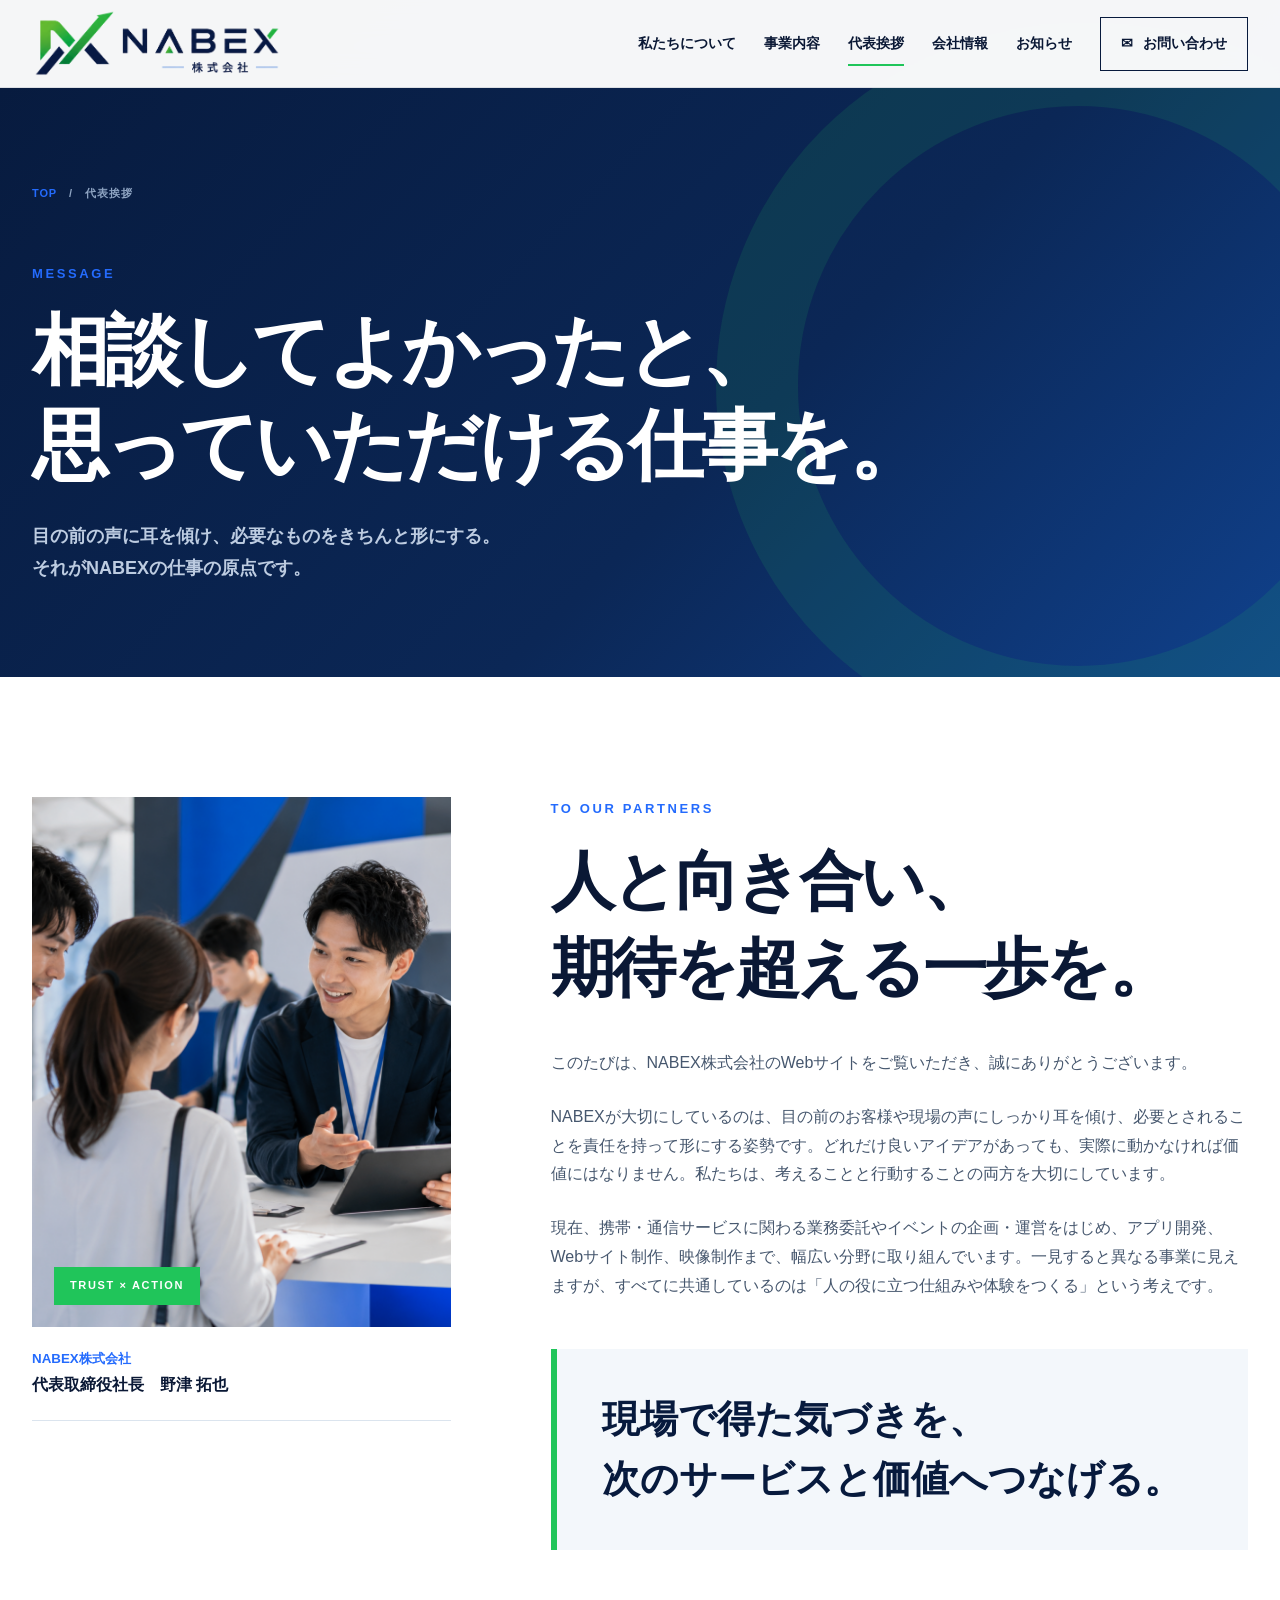
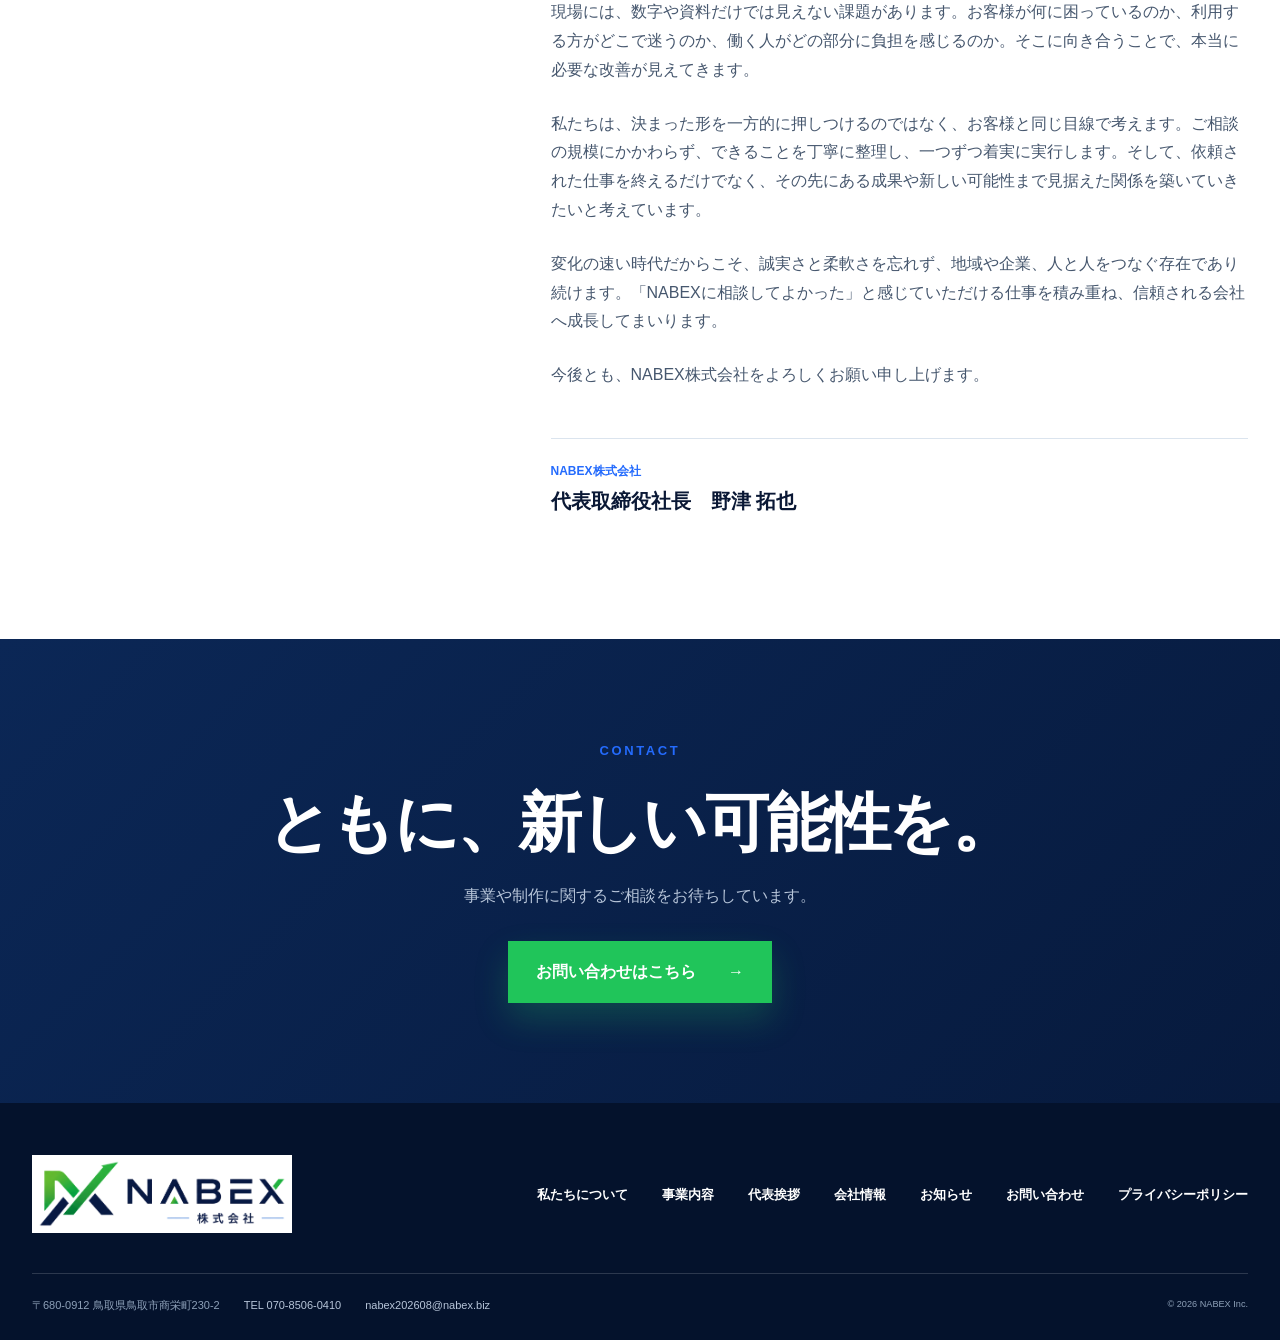
<file: message.html>
<!doctype html>
<html lang="ja">
<head>
  <meta charset="utf-8">
  <meta name="viewport" content="width=device-width,initial-scale=1">
  <title>代表挨拶｜NABEX株式会社</title>
  <meta name="description" content="NABEX株式会社 代表取締役社長 野津拓也からのご挨拶です。">
  <link rel="icon" href="favicon.png">
  <link rel="stylesheet" href="style.css">
  <script src="script.js" defer></script>
</head>
<body>
<main>
  <header class="header"><div class="headerInner">
    <a class="brand" href="index.html" aria-label="トップへ"><img src="nabex-logo.png" alt="NABEX株式会社"></a>
    <button class="menuButton" type="button" aria-label="メニューを開く" aria-expanded="false"><span></span><span></span><span></span></button>
    <nav class="nav" aria-label="メインメニュー"><a href="about.html">私たちについて</a><a href="services.html">事業内容</a><a class="current" href="message.html">代表挨拶</a><a href="company.html">会社情報</a><a href="news.html">お知らせ</a><a class="navContact" href="contact.html"><span>✉</span>お問い合わせ</a></nav>
  </div></header>

  <section class="subHero messageHero"><div class="sectionWidth"><div class="breadcrumbs"><a href="index.html">TOP</a><span>/</span><span>代表挨拶</span></div><span class="eyebrow">MESSAGE</span><h1>相談してよかったと、<br>思っていただける仕事を。</h1><p>目の前の声に耳を傾け、必要なものをきちんと形にする。<br>それがNABEXの仕事の原点です。</p></div></section>

  <section class="messageLong section"><div class="sectionWidth messageLongGrid"><aside><div class="messagePortrait"><img src="service-outsourcing.png" alt="NABEX株式会社の仕事風景"><span>TRUST × ACTION</span></div><div class="representative"><small>NABEX株式会社</small><strong>代表取締役社長　野津 拓也</strong></div></aside><article><span class="eyebrow">TO OUR PARTNERS</span><h2>人と向き合い、<br>期待を超える一歩を。</h2><p>このたびは、NABEX株式会社のWebサイトをご覧いただき、誠にありがとうございます。</p><p>NABEXが大切にしているのは、目の前のお客様や現場の声にしっかり耳を傾け、必要とされることを責任を持って形にする姿勢です。どれだけ良いアイデアがあっても、実際に動かなければ価値にはなりません。私たちは、考えることと行動することの両方を大切にしています。</p><p>現在、携帯・通信サービスに関わる業務委託やイベントの企画・運営をはじめ、アプリ開発、Webサイト制作、映像制作まで、幅広い分野に取り組んでいます。一見すると異なる事業に見えますが、すべてに共通しているのは「人の役に立つ仕組みや体験をつくる」という考えです。</p><blockquote>現場で得た気づきを、<br>次のサービスと価値へつなげる。</blockquote><p>現場には、数字や資料だけでは見えない課題があります。お客様が何に困っているのか、利用する方がどこで迷うのか、働く人がどの部分に負担を感じるのか。そこに向き合うことで、本当に必要な改善が見えてきます。</p><p>私たちは、決まった形を一方的に押しつけるのではなく、お客様と同じ目線で考えます。ご相談の規模にかかわらず、できることを丁寧に整理し、一つずつ着実に実行します。そして、依頼された仕事を終えるだけでなく、その先にある成果や新しい可能性まで見据えた関係を築いていきたいと考えています。</p><p>変化の速い時代だからこそ、誠実さと柔軟さを忘れず、地域や企業、人と人をつなぐ存在であり続けます。「NABEXに相談してよかった」と感じていただける仕事を積み重ね、信頼される会社へ成長してまいります。</p><p>今後とも、NABEX株式会社をよろしくお願い申し上げます。</p><div class="signature largeSignature"><span>NABEX株式会社</span><strong>代表取締役社長　野津 拓也</strong></div></article></div></section>

  <section class="pageCta"><div class="sectionWidth"><span class="eyebrow">CONTACT</span><h2>ともに、新しい可能性を。</h2><p>事業や制作に関するご相談をお待ちしています。</p><a class="button primary" href="contact.html">お問い合わせはこちら <span>→</span></a></div></section>

  <footer><div class="sectionWidth footerTop"><a href="index.html"><img src="nabex-logo.png" alt="NABEX株式会社"></a><div><a href="about.html">私たちについて</a><a href="services.html">事業内容</a><a href="message.html">代表挨拶</a><a href="company.html">会社情報</a><a href="news.html">お知らせ</a><a href="contact.html">お問い合わせ</a><a href="privacy.html">プライバシーポリシー</a></div></div><div class="sectionWidth footerBottom"><div class="footerInfo"><span>〒680-0912 鳥取県鳥取市商栄町230-2</span><a href="tel:07085060410">TEL 070-8506-0410</a><a href="mailto:nabex202608@nabex.biz">nabex202608@nabex.biz</a></div><small>© 2026 NABEX Inc.</small></div></footer>
</main>
</body>
</html>
</file>
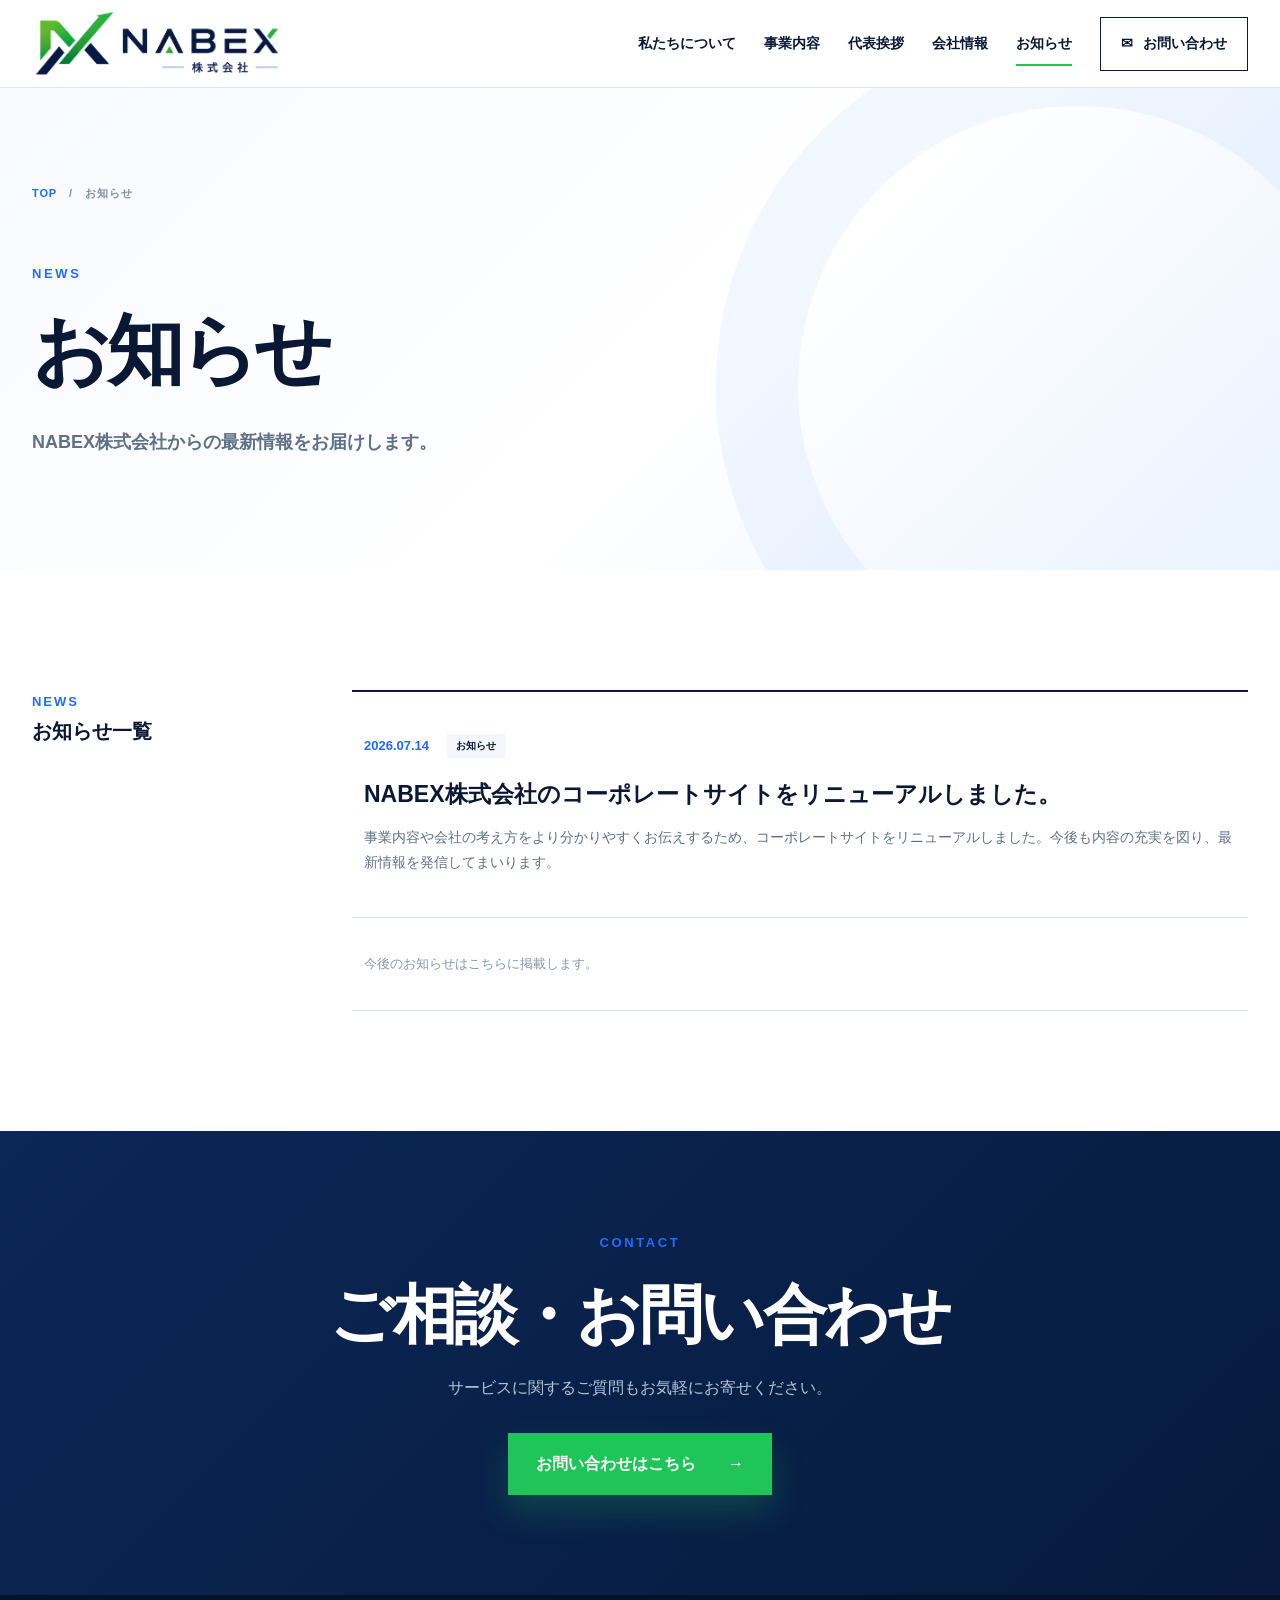
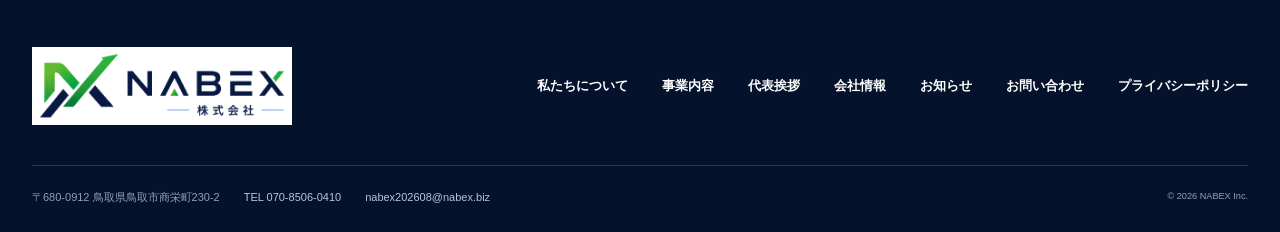
<file: news.html>
<!doctype html>
<html lang="ja">
<head>
  <meta charset="utf-8">
  <meta name="viewport" content="width=device-width,initial-scale=1">
  <title>お知らせ｜NABEX株式会社</title>
  <meta name="description" content="NABEX株式会社からのお知らせをご案内します。">
  <link rel="icon" href="favicon.png">
  <link rel="stylesheet" href="style.css">
  <script src="script.js" defer></script>
</head>
<body>
<main>
  <header class="header"><div class="headerInner">
    <a class="brand" href="index.html" aria-label="トップへ"><img src="nabex-logo.png" alt="NABEX株式会社"></a>
    <button class="menuButton" type="button" aria-label="メニューを開く" aria-expanded="false"><span></span><span></span><span></span></button>
    <nav class="nav" aria-label="メインメニュー"><a href="about.html">私たちについて</a><a href="services.html">事業内容</a><a href="message.html">代表挨拶</a><a href="company.html">会社情報</a><a class="current" href="news.html">お知らせ</a><a class="navContact" href="contact.html"><span>✉</span>お問い合わせ</a></nav>
  </div></header>

  <section class="subHero"><div class="sectionWidth"><div class="breadcrumbs"><a href="index.html">TOP</a><span>/</span><span>お知らせ</span></div><span class="eyebrow">NEWS</span><h1>お知らせ</h1><p>NABEX株式会社からの最新情報をお届けします。</p></div></section>

  <section class="newsPage section"><div class="sectionWidth newsPageGrid"><aside><span>NEWS</span><strong>お知らせ一覧</strong></aside><div class="newsList"><article><div><time datetime="2026-07-14">2026.07.14</time><span>お知らせ</span></div><h2>NABEX株式会社のコーポレートサイトをリニューアルしました。</h2><p>事業内容や会社の考え方をより分かりやすくお伝えするため、コーポレートサイトをリニューアルしました。今後も内容の充実を図り、最新情報を発信してまいります。</p></article><div class="emptyNews">今後のお知らせはこちらに掲載します。</div></div></div></section>

  <section class="pageCta"><div class="sectionWidth"><span class="eyebrow">CONTACT</span><h2>ご相談・お問い合わせ</h2><p>サービスに関するご質問もお気軽にお寄せください。</p><a class="button primary" href="contact.html">お問い合わせはこちら <span>→</span></a></div></section>

  <footer><div class="sectionWidth footerTop"><a href="index.html"><img src="nabex-logo.png" alt="NABEX株式会社"></a><div><a href="about.html">私たちについて</a><a href="services.html">事業内容</a><a href="message.html">代表挨拶</a><a href="company.html">会社情報</a><a href="news.html">お知らせ</a><a href="contact.html">お問い合わせ</a><a href="privacy.html">プライバシーポリシー</a></div></div><div class="sectionWidth footerBottom"><div class="footerInfo"><span>〒680-0912 鳥取県鳥取市商栄町230-2</span><a href="tel:07085060410">TEL 070-8506-0410</a><a href="mailto:nabex202608@nabex.biz">nabex202608@nabex.biz</a></div><small>© 2026 NABEX Inc.</small></div></footer>
</main>
</body>
</html>
</file>
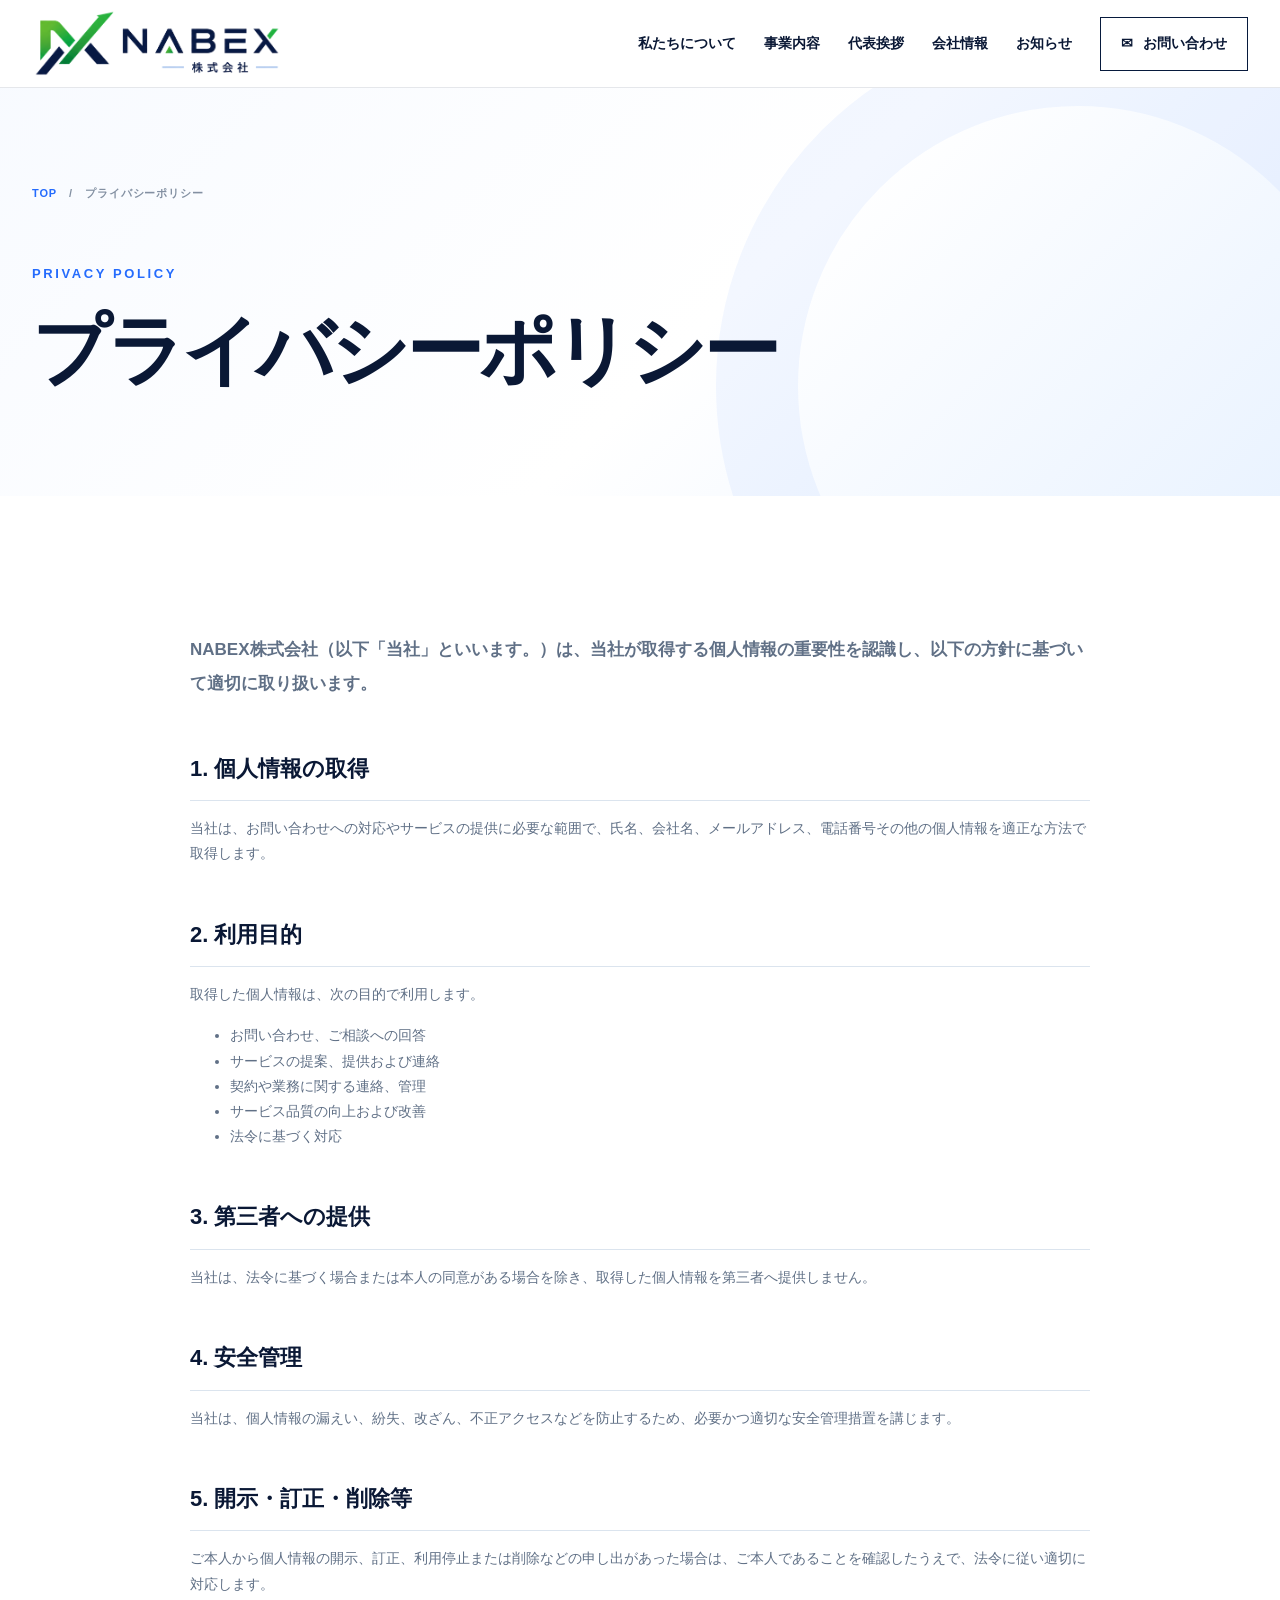
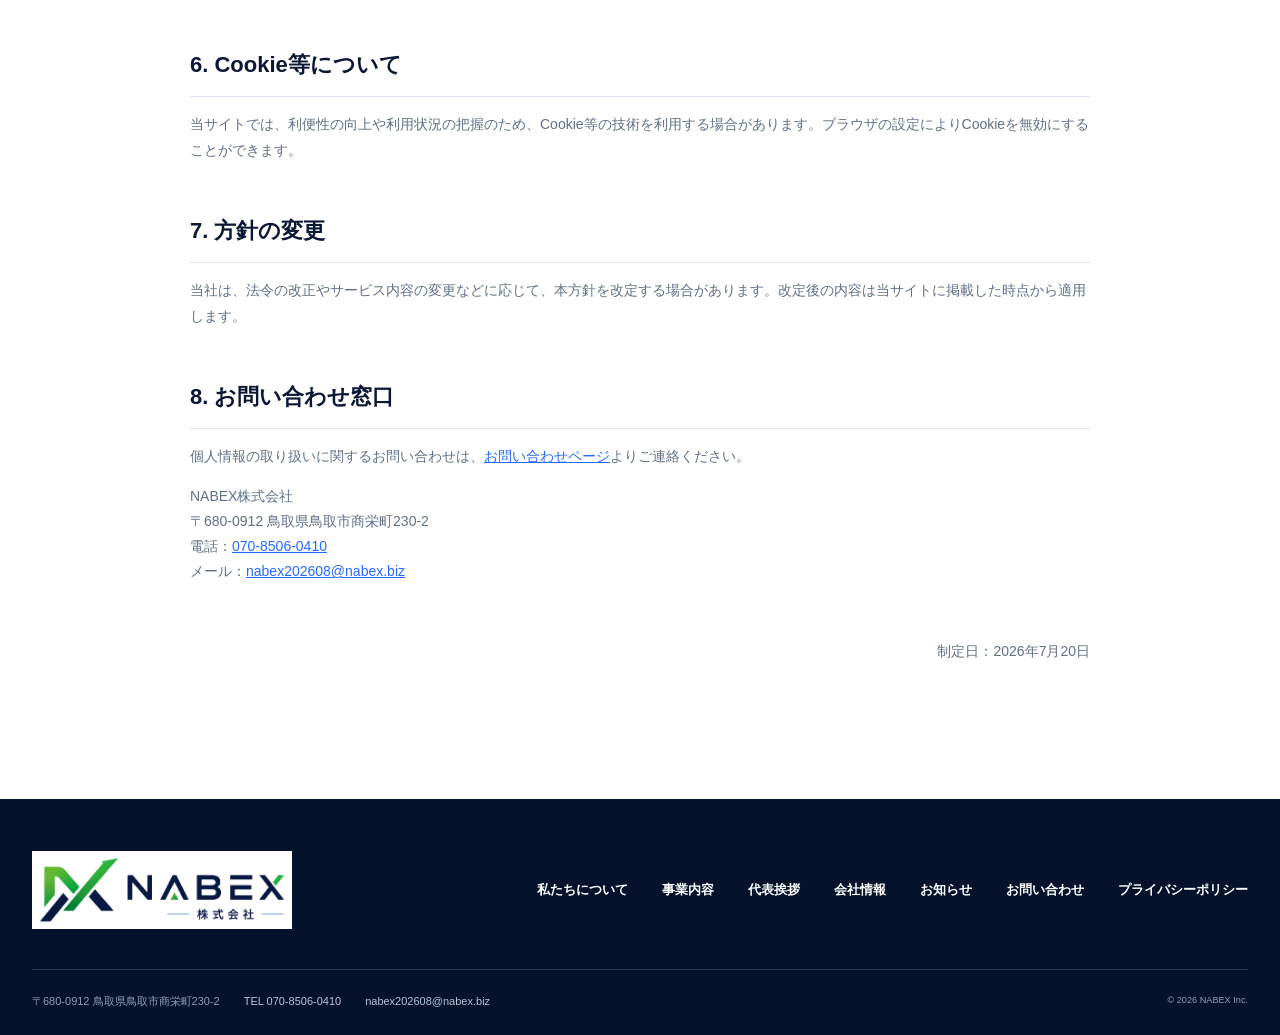
<file: privacy.html>
<!doctype html>
<html lang="ja">
<head>
  <meta charset="utf-8">
  <meta name="viewport" content="width=device-width,initial-scale=1">
  <title>プライバシーポリシー｜NABEX株式会社</title>
  <meta name="description" content="NABEX株式会社のプライバシーポリシーです。">
  <link rel="icon" href="favicon.png">
  <link rel="stylesheet" href="style.css">
  <script src="script.js" defer></script>
</head>
<body>
<main>
  <header class="header"><div class="headerInner">
    <a class="brand" href="index.html" aria-label="トップへ"><img src="nabex-logo.png" alt="NABEX株式会社"></a>
    <button class="menuButton" type="button" aria-label="メニューを開く" aria-expanded="false"><span></span><span></span><span></span></button>
    <nav class="nav" aria-label="メインメニュー"><a href="about.html">私たちについて</a><a href="services.html">事業内容</a><a href="message.html">代表挨拶</a><a href="company.html">会社情報</a><a href="news.html">お知らせ</a><a class="navContact" href="contact.html"><span>✉</span>お問い合わせ</a></nav>
  </div></header>

  <section class="subHero compactHero"><div class="sectionWidth"><div class="breadcrumbs"><a href="index.html">TOP</a><span>/</span><span>プライバシーポリシー</span></div><span class="eyebrow">PRIVACY POLICY</span><h1>プライバシーポリシー</h1></div></section>

  <section class="legalPage section"><div class="sectionWidth legalBody"><p>NABEX株式会社（以下「当社」といいます。）は、当社が取得する個人情報の重要性を認識し、以下の方針に基づいて適切に取り扱います。</p><article><h2>1. 個人情報の取得</h2><p>当社は、お問い合わせへの対応やサービスの提供に必要な範囲で、氏名、会社名、メールアドレス、電話番号その他の個人情報を適正な方法で取得します。</p></article><article><h2>2. 利用目的</h2><p>取得した個人情報は、次の目的で利用します。</p><ul><li>お問い合わせ、ご相談への回答</li><li>サービスの提案、提供および連絡</li><li>契約や業務に関する連絡、管理</li><li>サービス品質の向上および改善</li><li>法令に基づく対応</li></ul></article><article><h2>3. 第三者への提供</h2><p>当社は、法令に基づく場合または本人の同意がある場合を除き、取得した個人情報を第三者へ提供しません。</p></article><article><h2>4. 安全管理</h2><p>当社は、個人情報の漏えい、紛失、改ざん、不正アクセスなどを防止するため、必要かつ適切な安全管理措置を講じます。</p></article><article><h2>5. 開示・訂正・削除等</h2><p>ご本人から個人情報の開示、訂正、利用停止または削除などの申し出があった場合は、ご本人であることを確認したうえで、法令に従い適切に対応します。</p></article><article><h2>6. Cookie等について</h2><p>当サイトでは、利便性の向上や利用状況の把握のため、Cookie等の技術を利用する場合があります。ブラウザの設定によりCookieを無効にすることができます。</p></article><article><h2>7. 方針の変更</h2><p>当社は、法令の改正やサービス内容の変更などに応じて、本方針を改定する場合があります。改定後の内容は当サイトに掲載した時点から適用します。</p></article><article><h2>8. お問い合わせ窓口</h2><p>個人情報の取り扱いに関するお問い合わせは、<a href="contact.html">お問い合わせページ</a>よりご連絡ください。</p><p>NABEX株式会社<br>〒680-0912 鳥取県鳥取市商栄町230-2<br>電話：<a href="tel:07085060410">070-8506-0410</a><br>メール：<a href="mailto:nabex202608@nabex.biz">nabex202608@nabex.biz</a></p></article><p class="policyDate">制定日：2026年7月20日</p></div></section>

  <footer><div class="sectionWidth footerTop"><a href="index.html"><img src="nabex-logo.png" alt="NABEX株式会社"></a><div><a href="about.html">私たちについて</a><a href="services.html">事業内容</a><a href="message.html">代表挨拶</a><a href="company.html">会社情報</a><a href="news.html">お知らせ</a><a href="contact.html">お問い合わせ</a><a href="privacy.html">プライバシーポリシー</a></div></div><div class="sectionWidth footerBottom"><div class="footerInfo"><span>〒680-0912 鳥取県鳥取市商栄町230-2</span><a href="tel:07085060410">TEL 070-8506-0410</a><a href="mailto:nabex202608@nabex.biz">nabex202608@nabex.biz</a></div><small>© 2026 NABEX Inc.</small></div></footer>
</main>
</body>
</html>
</file>
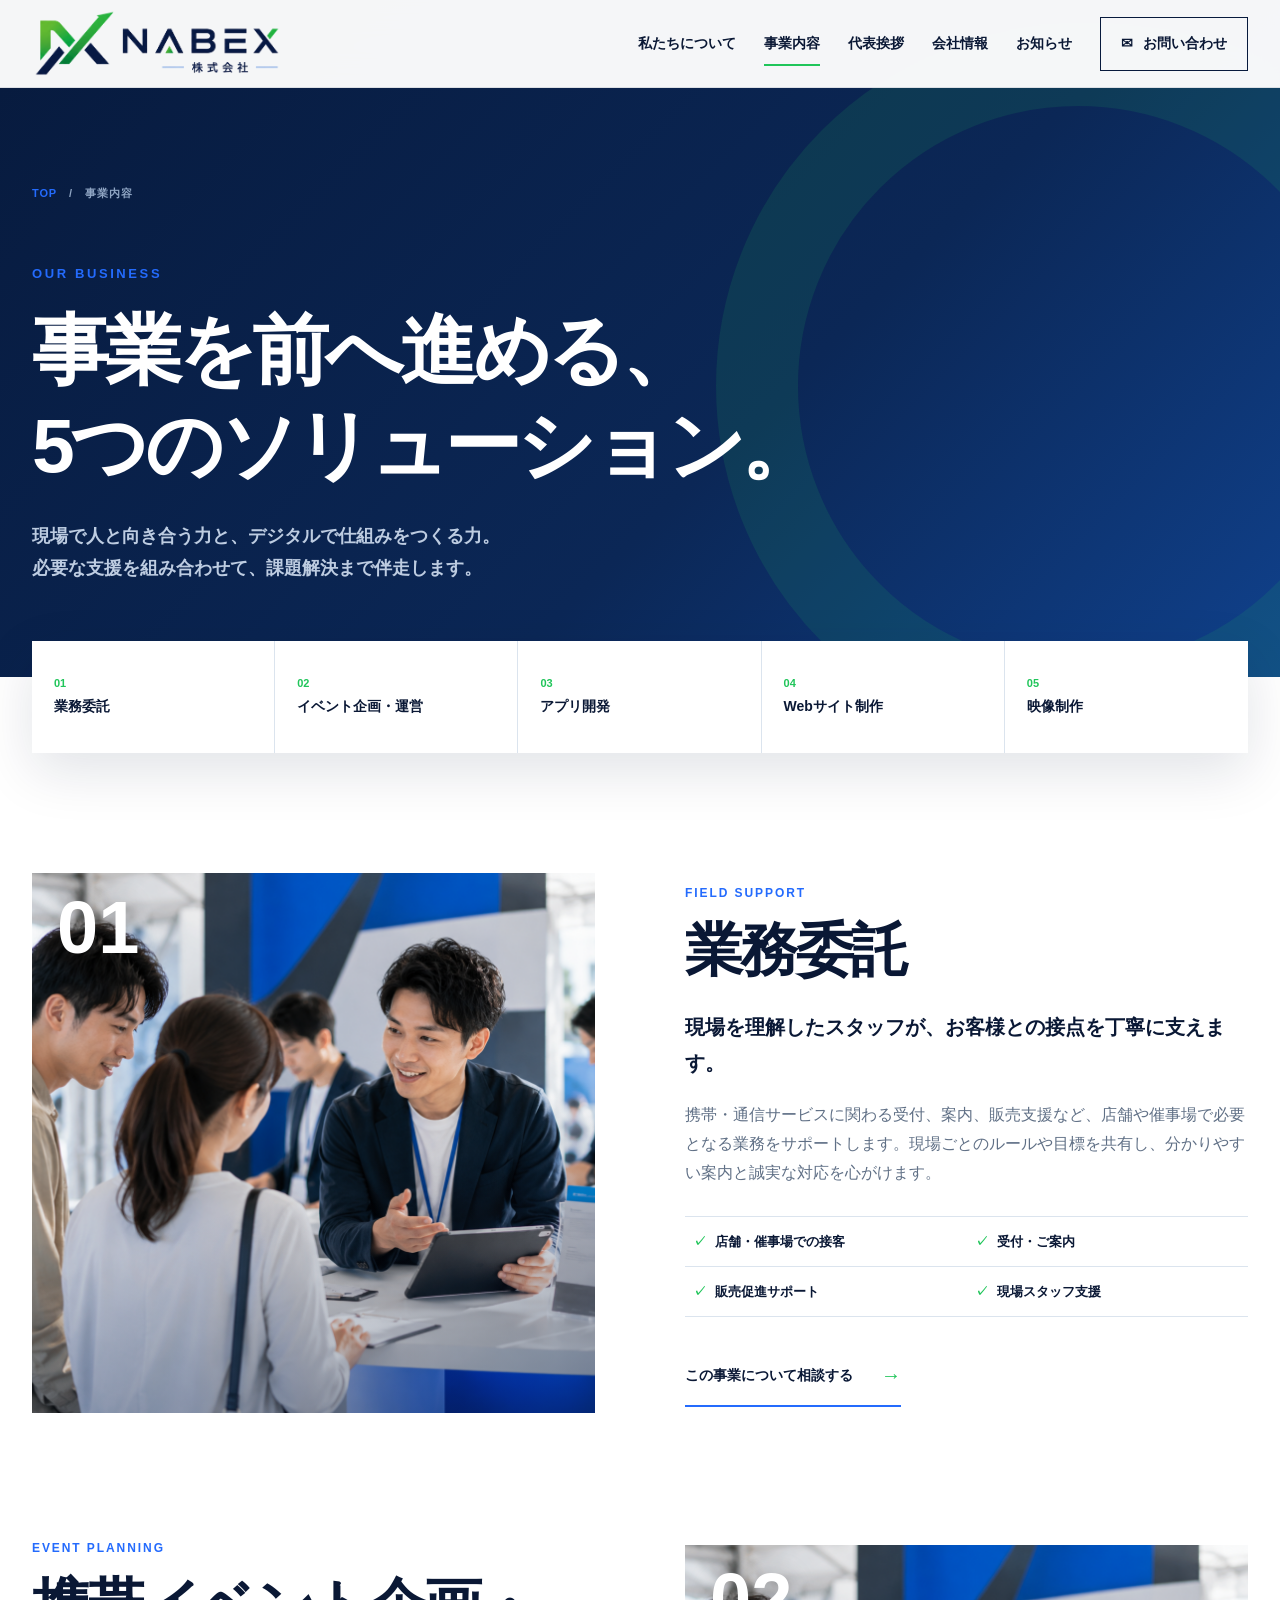
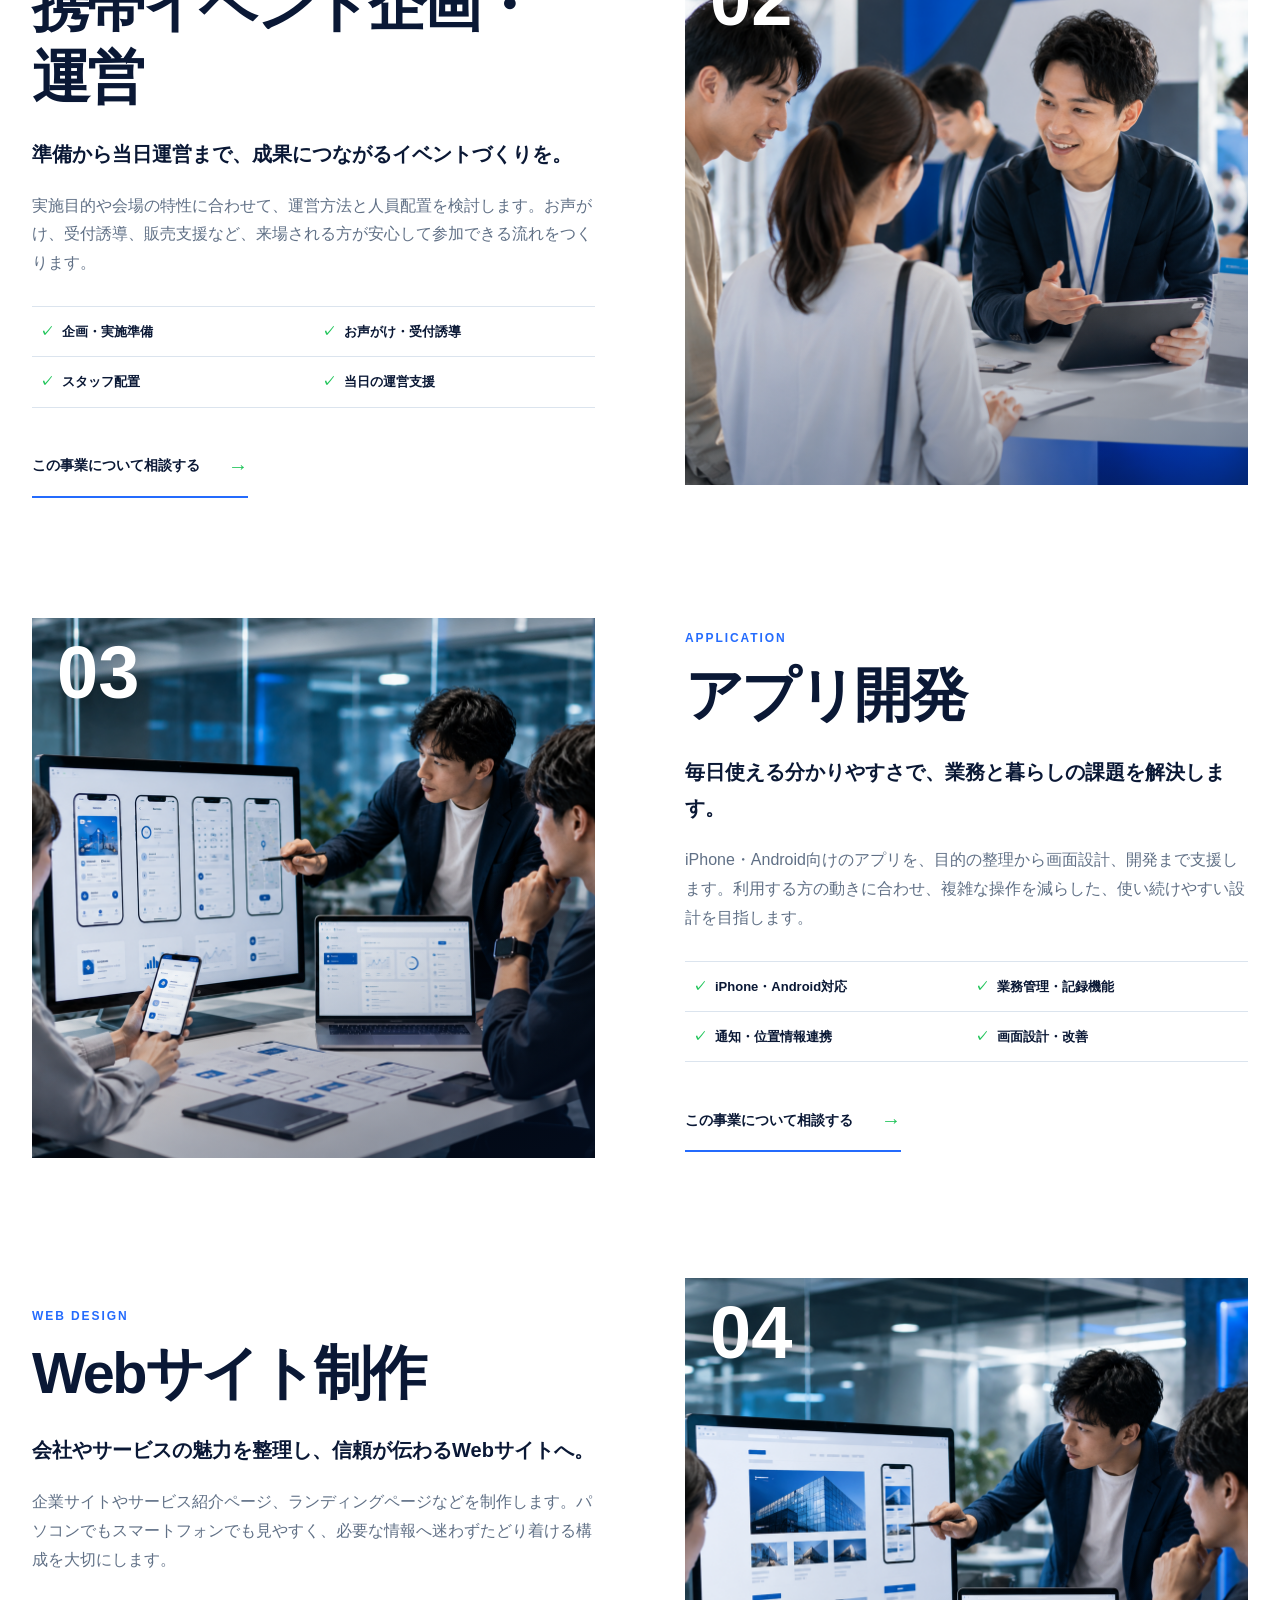
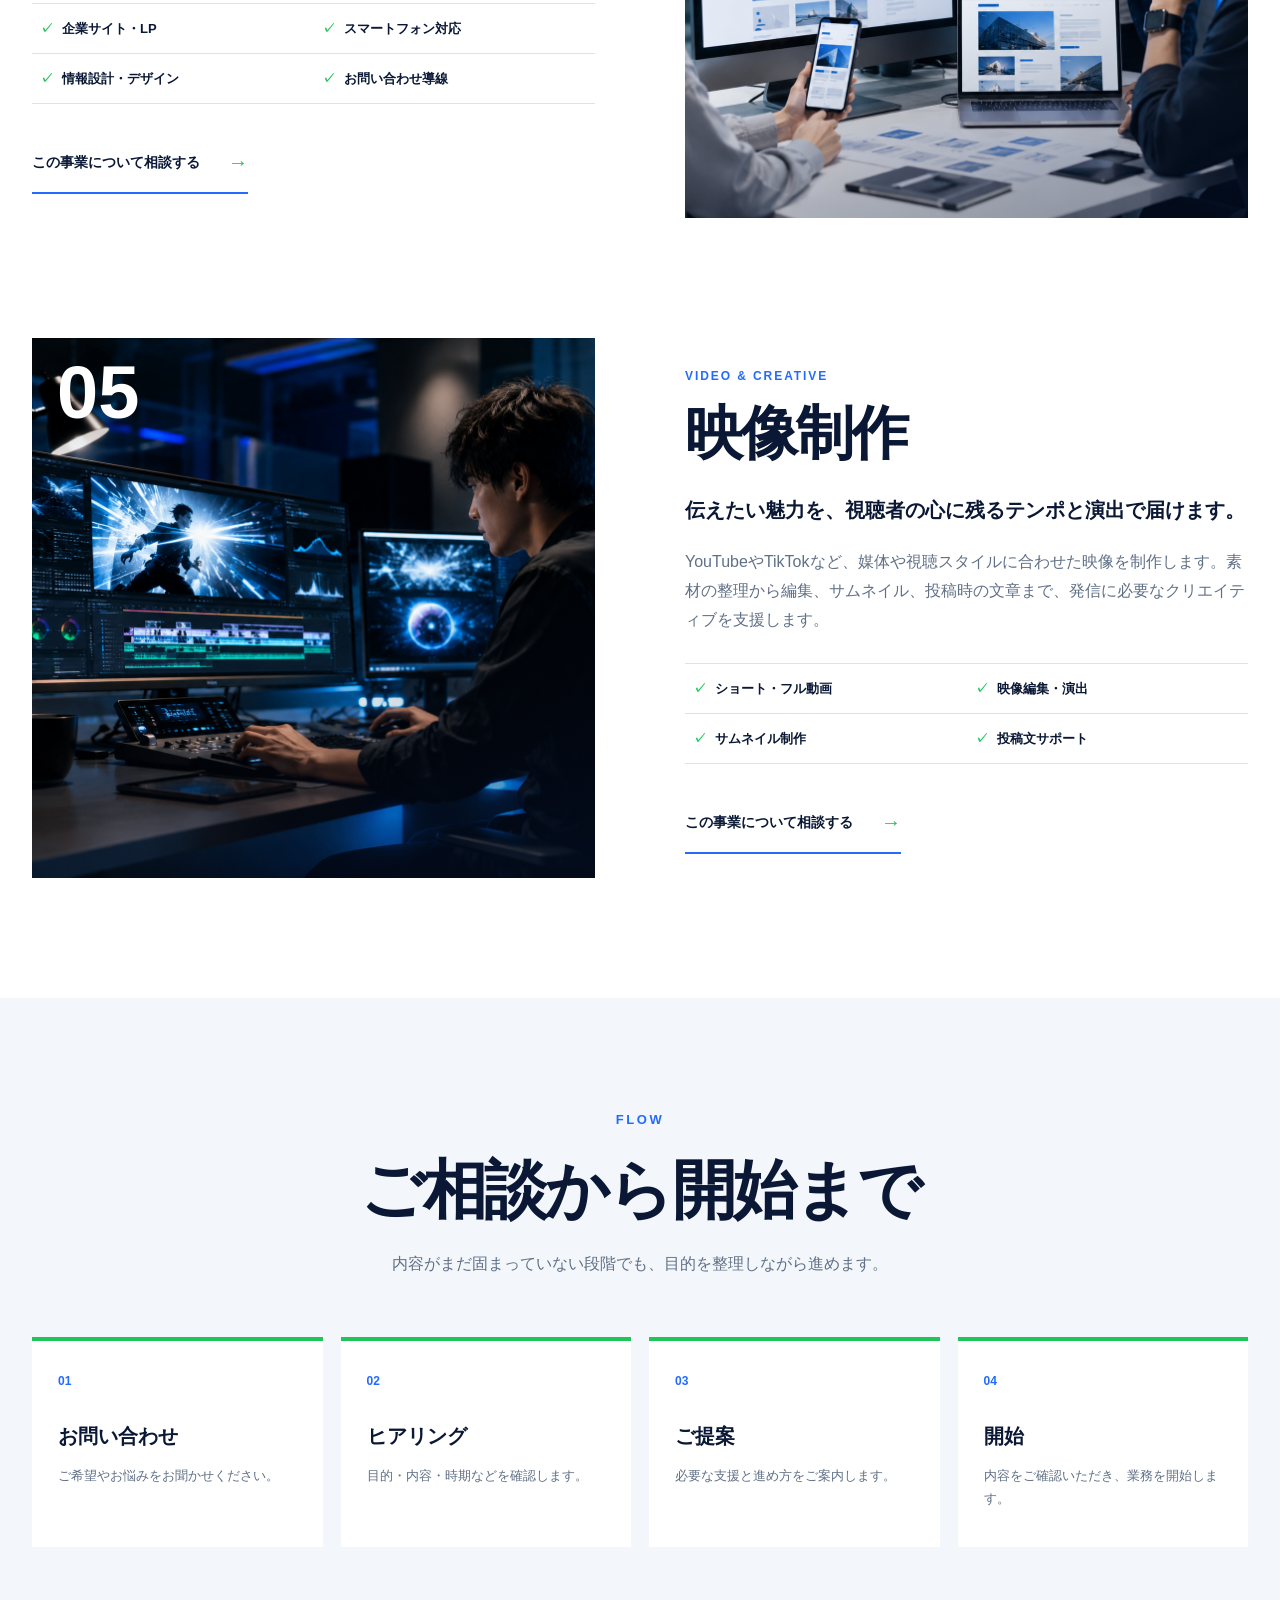
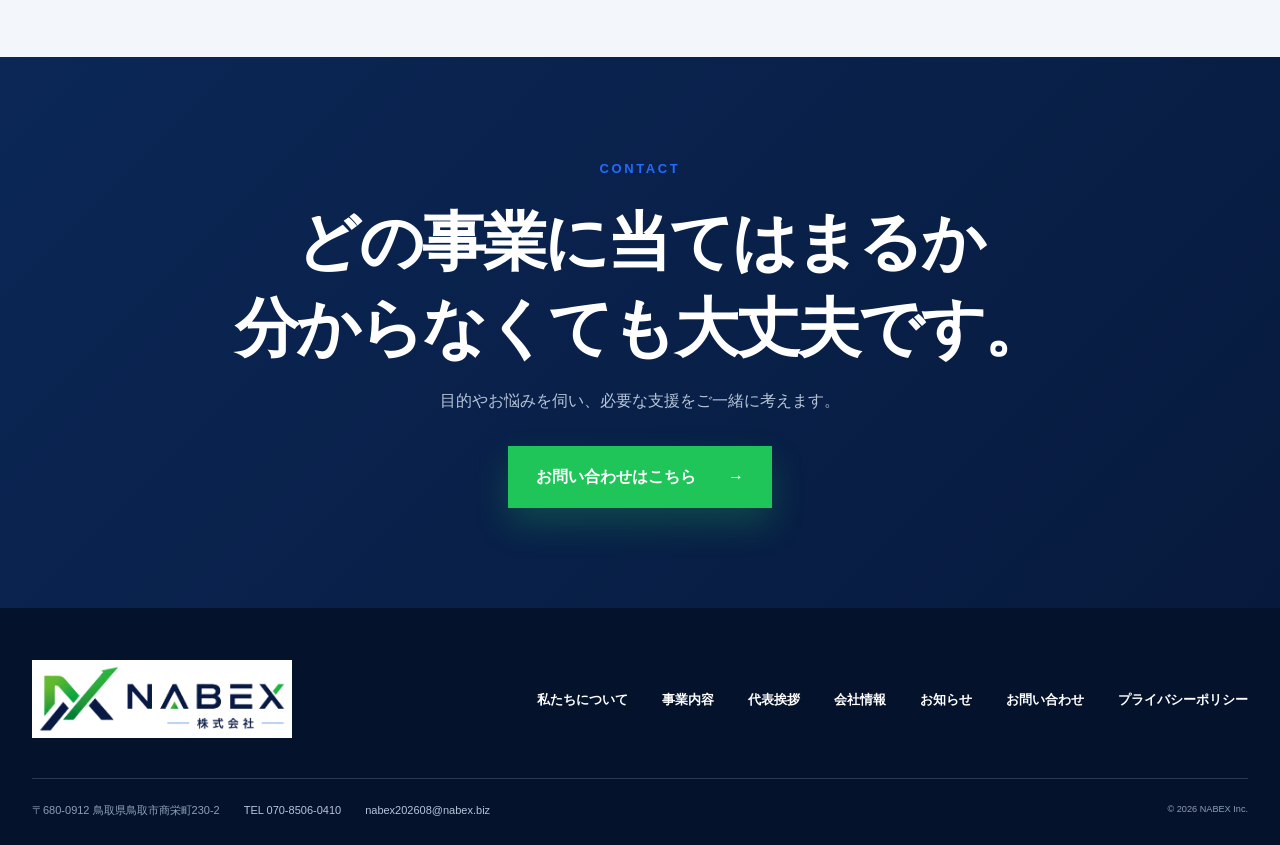
<file: services.html>
<!doctype html>
<html lang="ja">
<head>
  <meta charset="utf-8">
  <meta name="viewport" content="width=device-width,initial-scale=1">
  <title>事業内容｜NABEX株式会社</title>
  <meta name="description" content="業務委託、携帯イベント企画・運営、アプリ開発、Webサイト制作、映像制作を行うNABEX株式会社の事業内容です。">
  <link rel="icon" href="favicon.png">
  <link rel="stylesheet" href="style.css">
  <script src="script.js" defer></script>
</head>
<body>
<main>
  <header class="header"><div class="headerInner">
    <a class="brand" href="index.html" aria-label="トップへ"><img src="nabex-logo.png" alt="NABEX株式会社"></a>
    <button class="menuButton" type="button" aria-label="メニューを開く" aria-expanded="false"><span></span><span></span><span></span></button>
    <nav class="nav" aria-label="メインメニュー"><a href="about.html">私たちについて</a><a class="current" href="services.html">事業内容</a><a href="message.html">代表挨拶</a><a href="company.html">会社情報</a><a href="news.html">お知らせ</a><a class="navContact" href="contact.html"><span>✉</span>お問い合わせ</a></nav>
  </div></header>

  <section class="subHero servicesHero"><div class="sectionWidth"><div class="breadcrumbs"><a href="index.html">TOP</a><span>/</span><span>事業内容</span></div><span class="eyebrow">OUR BUSINESS</span><h1>事業を前へ進める、<br>5つのソリューション。</h1><p>現場で人と向き合う力と、デジタルで仕組みをつくる力。<br>必要な支援を組み合わせて、課題解決まで伴走します。</p></div></section>

  <nav class="serviceIndex sectionWidth" aria-label="事業一覧"><a href="#field"><b>01</b><span>業務委託</span></a><a href="#event"><b>02</b><span>イベント企画・運営</span></a><a href="#app"><b>03</b><span>アプリ開発</span></a><a href="#web"><b>04</b><span>Webサイト制作</span></a><a href="#creative"><b>05</b><span>映像制作</span></a></nav>

  <section class="serviceDetails section">
    <article class="serviceDetail sectionWidth" id="field"><div class="serviceDetailImage"><img src="service-outsourcing.png" alt="業務委託の接客風景"><span>01</span></div><div class="serviceDetailBody"><small>FIELD SUPPORT</small><h2>業務委託</h2><p class="lead">現場を理解したスタッフが、お客様との接点を丁寧に支えます。</p><p>携帯・通信サービスに関わる受付、案内、販売支援など、店舗や催事場で必要となる業務をサポートします。現場ごとのルールや目標を共有し、分かりやすい案内と誠実な対応を心がけます。</p><ul><li>店舗・催事場での接客</li><li>受付・ご案内</li><li>販売促進サポート</li><li>現場スタッフ支援</li></ul><a class="inlineArrow" href="contact.html">この事業について相談する <span>→</span></a></div></article>

    <article class="serviceDetail sectionWidth reverse" id="event"><div class="serviceDetailImage"><img src="service-outsourcing.png" alt="携帯イベントの案内風景"><span>02</span></div><div class="serviceDetailBody"><small>EVENT PLANNING</small><h2>携帯イベント企画・運営</h2><p class="lead">準備から当日運営まで、成果につながるイベントづくりを。</p><p>実施目的や会場の特性に合わせて、運営方法と人員配置を検討します。お声がけ、受付誘導、販売支援など、来場される方が安心して参加できる流れをつくります。</p><ul><li>企画・実施準備</li><li>お声がけ・受付誘導</li><li>スタッフ配置</li><li>当日の運営支援</li></ul><a class="inlineArrow" href="contact.html">この事業について相談する <span>→</span></a></div></article>

    <article class="serviceDetail sectionWidth" id="app"><div class="serviceDetailImage"><img src="service-app.png" alt="アプリ開発の会議風景"><span>03</span></div><div class="serviceDetailBody"><small>APPLICATION</small><h2>アプリ開発</h2><p class="lead">毎日使える分かりやすさで、業務と暮らしの課題を解決します。</p><p>iPhone・Android向けのアプリを、目的の整理から画面設計、開発まで支援します。利用する方の動きに合わせ、複雑な操作を減らした、使い続けやすい設計を目指します。</p><ul><li>iPhone・Android対応</li><li>業務管理・記録機能</li><li>通知・位置情報連携</li><li>画面設計・改善</li></ul><a class="inlineArrow" href="contact.html">この事業について相談する <span>→</span></a></div></article>

    <article class="serviceDetail sectionWidth reverse" id="web"><div class="serviceDetailImage"><img src="hero-web.png" alt="Webサイト制作の会議風景"><span>04</span></div><div class="serviceDetailBody"><small>WEB DESIGN</small><h2>Webサイト制作</h2><p class="lead">会社やサービスの魅力を整理し、信頼が伝わるWebサイトへ。</p><p>企業サイトやサービス紹介ページ、ランディングページなどを制作します。パソコンでもスマートフォンでも見やすく、必要な情報へ迷わずたどり着ける構成を大切にします。</p><ul><li>企業サイト・LP</li><li>スマートフォン対応</li><li>情報設計・デザイン</li><li>お問い合わせ導線</li></ul><a class="inlineArrow" href="contact.html">この事業について相談する <span>→</span></a></div></article>

    <article class="serviceDetail sectionWidth" id="creative"><div class="serviceDetailImage"><img src="service-video.png" alt="映像編集の作業風景"><span>05</span></div><div class="serviceDetailBody"><small>VIDEO &amp; CREATIVE</small><h2>映像制作</h2><p class="lead">伝えたい魅力を、視聴者の心に残るテンポと演出で届けます。</p><p>YouTubeやTikTokなど、媒体や視聴スタイルに合わせた映像を制作します。素材の整理から編集、サムネイル、投稿時の文章まで、発信に必要なクリエイティブを支援します。</p><ul><li>ショート・フル動画</li><li>映像編集・演出</li><li>サムネイル制作</li><li>投稿文サポート</li></ul><a class="inlineArrow" href="contact.html">この事業について相談する <span>→</span></a></div></article>
  </section>

  <section class="contentSection palePanel"><div class="sectionWidth"><div class="centerHeading"><span class="eyebrow">FLOW</span><h2>ご相談から開始まで</h2><p>内容がまだ固まっていない段階でも、目的を整理しながら進めます。</p></div><ol class="flowCards"><li><b>01</b><strong>お問い合わせ</strong><span>ご希望やお悩みをお聞かせください。</span></li><li><b>02</b><strong>ヒアリング</strong><span>目的・内容・時期などを確認します。</span></li><li><b>03</b><strong>ご提案</strong><span>必要な支援と進め方をご案内します。</span></li><li><b>04</b><strong>開始</strong><span>内容をご確認いただき、業務を開始します。</span></li></ol></div></section>

  <section class="pageCta"><div class="sectionWidth"><span class="eyebrow">CONTACT</span><h2>どの事業に当てはまるか<br>分からなくても大丈夫です。</h2><p>目的やお悩みを伺い、必要な支援をご一緒に考えます。</p><a class="button primary" href="contact.html">お問い合わせはこちら <span>→</span></a></div></section>

  <footer><div class="sectionWidth footerTop"><a href="index.html"><img src="nabex-logo.png" alt="NABEX株式会社"></a><div><a href="about.html">私たちについて</a><a href="services.html">事業内容</a><a href="message.html">代表挨拶</a><a href="company.html">会社情報</a><a href="news.html">お知らせ</a><a href="contact.html">お問い合わせ</a><a href="privacy.html">プライバシーポリシー</a></div></div><div class="sectionWidth footerBottom"><div class="footerInfo"><span>〒680-0912 鳥取県鳥取市商栄町230-2</span><a href="tel:07085060410">TEL 070-8506-0410</a><a href="mailto:nabex202608@nabex.biz">nabex202608@nabex.biz</a></div><small>© 2026 NABEX Inc.</small></div></footer>
</main>
</body>
</html>
</file>
<file: style.css>
:root{--navy:#071a3d;--navy2:#0b2756;--green:#20c55a;--blue:#246bfd;--ink:#0a1835;--muted:#607086;--pale:#f3f7fb;--line:#dbe4ee;--white:#fff}
*{box-sizing:border-box}html{scroll-behavior:smooth;scroll-padding-top:88px}body{margin:0;color:var(--ink);background:#fff;font-family:"Noto Sans JP","Hiragino Kaku Gothic ProN","Yu Gothic",Meiryo,sans-serif;line-height:1.8;overflow-x:hidden}a{color:inherit;text-decoration:none}img{display:block;max-width:100%}button,input,select,textarea{font:inherit}.sectionWidth{width:min(1240px,calc(100% - 64px));margin-inline:auto}.section{padding:120px 0}.eyebrow{display:block;color:var(--blue);font-size:13px;font-weight:800;letter-spacing:.2em;margin-bottom:18px}.sectionHeading h2{font-size:clamp(38px,5vw,68px);line-height:1.22;letter-spacing:-.045em;margin:0;font-weight:800}.sectionHeading p{color:var(--muted);max-width:440px;margin-top:24px}
.header{height:88px;position:fixed;inset:0 0 auto;z-index:50;background:rgba(255,255,255,.96);border-bottom:1px solid rgba(7,26,61,.1);backdrop-filter:blur(16px)}.headerInner{height:100%;width:min(1460px,calc(100% - 64px));margin:auto;display:flex;align-items:center;justify-content:space-between;gap:26px}.brand img{width:250px;height:72px;object-fit:contain}.nav{display:flex;align-items:center;gap:28px;font-size:14px;font-weight:700}.nav>a:not(.navContact){position:relative}.nav>a:not(.navContact):after{content:"";position:absolute;left:0;right:100%;bottom:-10px;height:2px;background:var(--green);transition:.25s}.nav>a:not(.navContact):hover:after,.nav>a.current:not(.navContact):after{right:0}.navContact{height:54px;border:1px solid var(--navy);padding:0 20px;display:flex;align-items:center;gap:10px;transition:.25s}.navContact:hover,.navContact.current{color:#fff;background:var(--navy)}.menuButton{display:none}
.hero{min-height:900px;padding-top:88px;display:grid;grid-template-columns:46% 54%;position:relative;background:linear-gradient(135deg,#fff 60%,#edf5ff);overflow:hidden}.heroCopy{padding:112px 4vw 0 max(4vw,calc((100vw - 1440px)/2 + 56px));position:relative;z-index:3}.kicker{display:flex;align-items:center;gap:18px;color:var(--blue);font-size:14px;font-weight:800;letter-spacing:.12em}.kicker i{width:88px;height:4px;background:linear-gradient(90deg,var(--blue) 75%,var(--green) 75%);transform:skew(-22deg)}.hero h1{font-size:clamp(56px,5.4vw,82px);line-height:1.32;letter-spacing:-.055em;margin:28px 0 18px;font-weight:850}.hero h1 em{font-style:normal;white-space:nowrap}.heroCopy>p{font-size:20px;font-weight:700;line-height:1.9;margin:0;color:#14213e}.heroActions{display:flex;align-items:center;gap:38px;margin-top:34px}.button{height:62px;padding:0 28px;display:inline-flex;align-items:center;justify-content:center;gap:32px;font-weight:800;transition:.25s}.primary{background:var(--green);color:#fff;box-shadow:0 16px 34px rgba(32,197,90,.24)}.primary:hover{background:#16aa49;transform:translateY(-2px)}.primary:hover span,.textLink:hover span{transform:translateX(6px)}.button span,.textLink span{transition:.25s}.textLink{height:52px;display:flex;align-items:center;gap:28px;border-bottom:2px solid var(--blue);font-weight:800}.textLink span{color:var(--green);font-size:22px}.heroServiceList{display:grid;grid-template-columns:repeat(4,1fr);margin-top:54px;max-width:620px}.heroServiceList a{min-height:82px;padding:8px 18px;border-left:1px solid #ccd7e4;display:flex;flex-direction:column;justify-content:center}.heroServiceList a:first-child{border-left:0;padding-left:0}.heroServiceList b{font-size:11px;color:var(--blue);letter-spacing:.12em}.heroServiceList span{font-size:14px;font-weight:800;white-space:nowrap}.heroVisual{position:relative;overflow:hidden;clip-path:polygon(14% 0,100% 0,100% 100%,0 100%,21% 58%,0 58%);background:var(--navy);animation:visualIn .9s ease both}.heroVisual>img{width:100%;height:100%;object-fit:cover}.heroTint{position:absolute;inset:0;background:linear-gradient(135deg,rgba(36,107,253,.06),rgba(7,26,61,.2) 55%,rgba(7,26,61,.8));mix-blend-mode:multiply}.growthLine{position:absolute;right:-2%;bottom:8%;width:72%;height:48%;border-left:13px solid var(--green);border-top:13px solid var(--green);transform:skew(-22deg) rotate(-31deg);filter:drop-shadow(0 0 2px white);animation:lineIn 1.2s .35s ease both}.growthLine span{position:absolute;left:-28px;top:-47px;color:var(--green);font-size:92px;transform:rotate(31deg) skew(22deg);font-weight:900}.visualLabel{position:absolute;right:48px;bottom:38px;color:#fff;text-align:right}.visualLabel small{display:block;color:#8ed7ff;letter-spacing:.18em;font-weight:800}.visualLabel strong{font-size:20px}.news{border-bottom:1px solid var(--line);background:#fff}.newsInner{height:112px;display:grid;grid-template-columns:170px 120px 1fr 42px;align-items:center;gap:20px}.newsTitle{display:flex;flex-direction:column}.newsTitle span{font-weight:900;letter-spacing:.15em}.newsTitle b{font-size:12px;color:var(--green)}.news time{font-size:13px;color:var(--blue);font-weight:800}.news p{font-size:14px;font-weight:600}.news a{font-size:24px;color:var(--green)}
.about{background:#fff}.aboutGrid{display:grid;grid-template-columns:.8fr 1.2fr;gap:110px}.largeText{font-size:24px;font-weight:750;line-height:1.9;margin:0 0 26px}.aboutBody>p:not(.largeText){color:var(--muted);max-width:720px}.values{display:grid;grid-template-columns:repeat(3,1fr);margin-top:52px;border-top:1px solid var(--line)}.values>div{padding:26px 18px 0;border-left:1px solid var(--line);display:flex;flex-direction:column}.values>div:first-child{border-left:0;padding-left:0}.values b{color:var(--green);font-size:13px}.values strong{font-size:20px}.values span{font-size:13px;color:var(--muted)}
.business{background:var(--navy);color:#fff;position:relative;overflow:hidden}.business:before{content:"";position:absolute;inset:0;background-image:linear-gradient(rgba(255,255,255,.035) 1px,transparent 1px),linear-gradient(90deg,rgba(255,255,255,.035) 1px,transparent 1px);background-size:70px 70px}.business>.sectionWidth{position:relative}.businessHead{display:flex;justify-content:space-between;align-items:end;margin-bottom:56px}.light .eyebrow{color:#62a8ff}.light h2{color:#fff}.businessHead>p{color:#aab9cf;max-width:420px}.serviceGrid{display:grid;grid-template-columns:repeat(2,1fr);gap:28px}.serviceCard{background:#fff;color:var(--ink);display:grid;grid-template-columns:43% 57%;min-height:390px;overflow:hidden;transition:.3s}.serviceCard:last-child{grid-column:1/-1;grid-template-columns:40% 60%}.serviceCard:hover{transform:translateY(-7px);box-shadow:0 26px 60px rgba(0,0,0,.24)}.serviceImage{position:relative;overflow:hidden}.serviceImage img{width:100%;height:100%;object-fit:cover;transition:.5s}.serviceCard:hover img{transform:scale(1.04)}.serviceImage span{position:absolute;left:18px;top:16px;color:#fff;font-size:54px;font-weight:900;line-height:1;text-shadow:0 3px 20px rgba(0,0,0,.4)}.serviceContent{padding:34px;display:flex;flex-direction:column}.serviceContent small{color:var(--blue);font-weight:800;letter-spacing:.16em}.serviceContent h3{font-size:26px;line-height:1.35;margin:8px 0 14px}.serviceContent p{font-size:14px;color:var(--muted);margin:0}.serviceContent ul{list-style:none;margin:16px 0 22px;padding:0;display:flex;flex-wrap:wrap;gap:7px}.serviceContent li{font-size:11px;padding:5px 9px;background:var(--pale);border:1px solid var(--line)}.serviceContent>a{margin-top:auto;display:flex;justify-content:space-between;padding-top:14px;border-top:1px solid var(--line);font-size:13px;font-weight:800}.serviceContent>a span{color:var(--green);font-size:20px}
.message{background:var(--pale)}.messageGrid{display:grid;grid-template-columns:1fr 1fr;gap:90px;align-items:center}.messagePhoto{height:620px;position:relative;clip-path:polygon(0 0,100% 8%,87% 100%,0 92%)}.messagePhoto img{width:100%;height:100%;object-fit:cover}.messagePhoto span{position:absolute;left:30px;bottom:52px;background:var(--green);color:#fff;padding:10px 20px;font-size:12px;font-weight:900;letter-spacing:.15em}.messageText h2{font-size:clamp(34px,4vw,56px);line-height:1.35;letter-spacing:-.04em;margin:0 0 30px}.messageText p{color:var(--muted);margin:0 0 18px}.signature{border-top:1px solid var(--line);margin-top:34px;padding-top:22px;display:flex;flex-direction:column}.signature span{font-size:12px;color:var(--blue);font-weight:800}.signature strong{font-size:17px}
.company{background:#fff}.companyGrid{display:grid;grid-template-columns:.8fr 1.2fr;gap:100px}.company dl{margin:0;border-top:2px solid var(--navy)}.company dl>div{display:grid;grid-template-columns:170px 1fr;border-bottom:1px solid var(--line);padding:24px 10px}.company dt{font-size:13px;color:var(--blue);font-weight:800}.company dd{margin:0;font-size:14px;font-weight:600}
.contact{background:var(--navy);color:#fff;position:relative;overflow:hidden}.contactGlow{position:absolute;width:740px;height:740px;border-radius:50%;right:-240px;top:-270px;background:radial-gradient(circle,rgba(36,107,253,.38),transparent 65%)}.contactGrid{position:relative;display:grid;grid-template-columns:.8fr 1.2fr;gap:100px}.contactCopy .eyebrow{color:#62a8ff}.contactCopy h2{font-size:clamp(52px,6vw,86px);line-height:1.22;letter-spacing:-.05em;margin:0 0 30px}.contactCopy p{color:#b7c5d9}.contactForm{background:#fff;color:var(--ink);padding:42px;display:grid;gap:20px}.contactForm label{display:grid;gap:8px;font-size:13px;font-weight:800}.contactForm label>span{display:inline-block;justify-self:start;background:var(--green);color:#fff;font-size:10px;padding:0 6px;margin-left:7px;grid-row:1;grid-column:1}.contactForm input,.contactForm select,.contactForm textarea{width:100%;border:0;border-bottom:1px solid #bac7d6;padding:12px 4px;outline:none;background:#fff}.contactForm input:focus,.contactForm select:focus,.contactForm textarea:focus{border-color:var(--blue)}.contactForm textarea{min-height:105px;resize:vertical}.formColumns{display:grid;grid-template-columns:1fr 1fr;gap:24px}.contactForm button{height:62px;background:var(--green);color:#fff;border:0;font-weight:800;cursor:pointer;display:flex;align-items:center;justify-content:center;gap:38px;transition:.25s}.contactForm button:hover{background:#16aa49}.formSuccess{margin:0;color:#11823c;font-weight:800;text-align:center;font-size:13px}
footer{background:#04122c;color:#fff;padding:52px 0 24px}.footerTop{display:flex;align-items:center;justify-content:space-between;padding-bottom:40px}.footerTop img{width:260px;background:#fff;padding:4px}.footerTop>div{display:flex;gap:34px;font-size:13px;font-weight:700}.footerBottom{border-top:1px solid rgba(255,255,255,.16);padding-top:22px;display:flex;justify-content:space-between;color:#8da0b8;font-size:11px}

/* Multi-page components */
.inlineArrow{display:inline-flex;align-items:center;gap:28px;margin-top:28px;padding:12px 0;border-bottom:2px solid var(--blue);font-size:14px;font-weight:800}.inlineArrow span{color:var(--green);font-size:20px;transition:.25s}.inlineArrow:hover span{transform:translateX(6px)}
.subHero{min-height:570px;padding:184px 0 92px;background:linear-gradient(135deg,#f7faff 0%,#fff 58%,#eaf3ff 100%);position:relative;overflow:hidden}.subHero:after{content:"";position:absolute;width:560px;height:560px;right:-160px;top:24px;border:82px solid rgba(36,107,253,.055);border-radius:50%}.subHero .sectionWidth{position:relative;z-index:1}.breadcrumbs{display:flex;align-items:center;gap:12px;margin-bottom:58px;color:#8390a2;font-size:11px;font-weight:700;letter-spacing:.08em}.breadcrumbs a{color:var(--blue)}.subHero h1{font-size:clamp(52px,6vw,84px);line-height:1.23;letter-spacing:-.055em;margin:0 0 28px}.subHero p{color:var(--muted);font-size:18px;font-weight:650;margin:0}.subHero.servicesHero,.subHero.messageHero{background:linear-gradient(135deg,#071a3d,#0b2756 60%,#10418c);color:#fff}.subHero.servicesHero p,.subHero.messageHero p{color:#bdcce1}.subHero.servicesHero .breadcrumbs,.subHero.messageHero .breadcrumbs{color:#8fa5c3}.subHero.servicesHero:after,.subHero.messageHero:after{border-color:rgba(32,197,90,.12)}.subHero.contactSubHero{background:linear-gradient(135deg,#f5fff8,#fff 55%,#e9f3ff)}.subHero.compactHero{min-height:430px;padding-bottom:70px}.splitLead{display:grid;grid-template-columns:.8fr 1.2fr;gap:110px}.splitLead h2,.companyPage h2{font-size:clamp(36px,4.5vw,60px);line-height:1.35;letter-spacing:-.045em;margin:0}.splitLead>div:last-child>p:not(.largeText){color:var(--muted)}
.contentSection{padding:110px 0}.palePanel{background:var(--pale)}.navyPanel{background:var(--navy);color:#fff;position:relative;overflow:hidden}.navyPanel:before{content:"";position:absolute;inset:0;background-image:linear-gradient(rgba(255,255,255,.035) 1px,transparent 1px),linear-gradient(90deg,rgba(255,255,255,.035) 1px,transparent 1px);background-size:70px 70px}.navyPanel>.sectionWidth{position:relative}.centerHeading{text-align:center;max-width:820px;margin:0 auto 58px}.centerHeading h2{font-size:clamp(38px,5vw,64px);line-height:1.3;letter-spacing:-.045em;margin:0 0 18px}.centerHeading p{color:var(--muted);margin:0}.navyPanel .centerHeading p{color:#aebdd2}.missionStatement{max-width:950px;margin:auto;padding:58px 65px;border:1px solid rgba(255,255,255,.17);background:rgba(255,255,255,.04);display:grid;grid-template-columns:160px 1fr;align-items:center}.missionStatement span{color:var(--green);font-size:13px;font-weight:900;letter-spacing:.18em}.missionStatement strong{font-size:clamp(26px,3vw,42px);line-height:1.55}.valueCards{display:grid;grid-template-columns:repeat(3,1fr);gap:24px}.valueCards article{padding:42px 34px;border:1px solid var(--line);background:#fff;box-shadow:0 15px 45px rgba(7,26,61,.06)}.valueCards b{color:var(--green);font-size:14px}.valueCards h3{font-size:28px;margin:15px 0 14px}.valueCards p{color:var(--muted);font-size:14px;margin:0}.workStyle{display:grid;grid-template-columns:1fr 1fr;gap:100px;align-items:center}.workStyle h2{font-size:clamp(36px,4vw,56px);line-height:1.35;letter-spacing:-.04em;margin:0 0 22px}.workStyle>div>p{color:var(--muted)}.workStyle ol{list-style:none;margin:0;padding:0;border-top:2px solid var(--navy)}.workStyle li{display:grid;grid-template-columns:62px 1fr;gap:20px;padding:22px 8px;border-bottom:1px solid var(--line)}.workStyle li>b{color:var(--green)}.workStyle li>span{display:grid;grid-template-columns:100px 1fr;color:var(--muted);font-size:14px}.workStyle li strong{color:var(--ink);font-size:17px}
.pageCta{padding:100px 0;text-align:center;background:linear-gradient(135deg,#0b2756,#071a3d);color:#fff}.pageCta h2{font-size:clamp(38px,5vw,64px);line-height:1.35;letter-spacing:-.045em;margin:0 0 16px}.pageCta p{color:#b7c5d9;margin:0 0 30px}.pageCta .button{min-width:260px}
.serviceIndex{display:grid;grid-template-columns:repeat(5,1fr);margin-top:-36px;position:relative;z-index:3;background:#fff;box-shadow:0 18px 55px rgba(7,26,61,.12)}.serviceIndex a{min-height:112px;padding:22px;border-right:1px solid var(--line);display:flex;flex-direction:column;justify-content:center;transition:.25s}.serviceIndex a:last-child{border-right:0}.serviceIndex a:hover{background:var(--navy);color:#fff}.serviceIndex b{color:var(--green);font-size:11px}.serviceIndex span{font-size:14px;font-weight:800}.serviceDetails{display:grid;gap:120px}.serviceDetail{display:grid;grid-template-columns:1fr 1fr;gap:90px;align-items:center;scroll-margin-top:120px}.serviceDetail.reverse .serviceDetailImage{order:2}.serviceDetailImage{height:540px;position:relative;overflow:hidden}.serviceDetailImage:after{content:"";position:absolute;inset:0;background:linear-gradient(160deg,transparent 55%,rgba(7,26,61,.45))}.serviceDetailImage img{width:100%;height:100%;object-fit:cover}.serviceDetailImage span{position:absolute;z-index:1;left:25px;top:18px;color:#fff;font-size:74px;line-height:1;font-weight:900;text-shadow:0 5px 26px rgba(0,0,0,.35)}.serviceDetailBody>small{color:var(--blue);font-size:12px;font-weight:900;letter-spacing:.16em}.serviceDetailBody h2{font-size:clamp(38px,4.5vw,60px);line-height:1.25;letter-spacing:-.045em;margin:8px 0 22px}.serviceDetailBody .lead{font-size:20px;font-weight:750;line-height:1.8;color:var(--ink)}.serviceDetailBody>p:not(.lead){color:var(--muted)}.serviceDetailBody ul{list-style:none;padding:0;margin:28px 0 0;display:grid;grid-template-columns:1fr 1fr;border-top:1px solid var(--line)}.serviceDetailBody li{padding:13px 8px;border-bottom:1px solid var(--line);font-size:13px;font-weight:750}.serviceDetailBody li:before{content:"✓";color:var(--green);font-weight:900;margin-right:9px}.flowCards{list-style:none;margin:0;padding:0;display:grid;grid-template-columns:repeat(4,1fr);gap:18px}.flowCards li{min-height:210px;padding:30px 26px;background:#fff;border-top:4px solid var(--green);display:flex;flex-direction:column}.flowCards b{color:var(--blue);font-size:12px}.flowCards strong{font-size:20px;margin:25px 0 10px}.flowCards span{color:var(--muted);font-size:13px}
.messageLongGrid{display:grid;grid-template-columns:.75fr 1.25fr;gap:100px;align-items:start}.messageLong aside{position:sticky;top:120px}.messagePortrait{height:530px;position:relative;overflow:hidden}.messagePortrait img{width:100%;height:100%;object-fit:cover}.messagePortrait span{position:absolute;left:22px;bottom:22px;padding:9px 16px;background:var(--green);color:#fff;font-size:11px;font-weight:900;letter-spacing:.15em}.representative{padding:20px 0;border-bottom:1px solid var(--line);display:flex;flex-direction:column}.representative small{color:var(--blue);font-weight:800}.messageLong article h2{font-size:clamp(40px,5vw,66px);line-height:1.35;letter-spacing:-.045em;margin:0 0 38px}.messageLong article>p{color:#46576e;margin:0 0 25px}.messageLong blockquote{margin:48px 0;padding:40px 45px;border-left:6px solid var(--green);background:var(--pale);color:var(--navy);font-size:clamp(24px,3vw,38px);font-weight:850;line-height:1.6}.largeSignature{margin-top:48px}.largeSignature strong{font-size:20px}
.companyPageGrid{display:grid;grid-template-columns:.75fr 1.25fr;gap:100px}.companyPageGrid>div>p{color:var(--muted);margin-top:24px}.companyPage dl{margin:0;border-top:2px solid var(--navy)}.companyPage dl>div{display:grid;grid-template-columns:170px 1fr;border-bottom:1px solid var(--line);padding:25px 10px}.companyPage dt{font-size:13px;color:var(--blue);font-weight:800}.companyPage dd{margin:0;font-size:15px;font-weight:600}.companyLinks{display:grid;grid-template-columns:repeat(3,1fr);gap:22px}.companyLinks article{padding:34px;background:#fff;border:1px solid var(--line)}.companyLinks article>span{color:var(--blue);font-size:11px;font-weight:900;letter-spacing:.16em}.companyLinks h3{font-size:24px;margin:12px 0}.companyLinks p{color:var(--muted);font-size:13px}.companyLinks a{display:inline-block;margin-top:20px;color:var(--green);font-size:13px;font-weight:800}
.newsPageGrid{display:grid;grid-template-columns:240px 1fr;gap:80px}.newsPageGrid>aside{display:flex;flex-direction:column}.newsPageGrid>aside span{color:var(--blue);font-size:13px;font-weight:900;letter-spacing:.15em}.newsPageGrid>aside strong{font-size:20px}.newsList{border-top:2px solid var(--navy)}.newsList article{padding:42px 12px;border-bottom:1px solid var(--line)}.newsList article>div{display:flex;gap:18px;align-items:center}.newsList time{color:var(--blue);font-size:13px;font-weight:800}.newsList article>div span{padding:3px 9px;background:var(--pale);font-size:10px;font-weight:800}.newsList h2{font-size:23px;line-height:1.6;margin:18px 0 12px}.newsList p{color:var(--muted);font-size:14px;margin:0}.emptyNews{padding:34px 12px;color:#8a97a8;font-size:13px;border-bottom:1px solid var(--line)}
.contactPage{padding-top:100px}.contactNotes{margin-top:38px;padding-top:24px;border-top:1px solid rgba(255,255,255,.18)}.contactNotes strong{font-size:14px}.contactNotes ul{padding-left:1.2em;color:#b7c5d9;font-size:13px}.privacyCheck{display:flex!important;grid-template-columns:auto 1fr!important;align-items:center;gap:10px!important;font-weight:600!important}.privacyCheck input{width:18px!important;height:18px}.privacyCheck span{position:static!important;background:none!important;color:var(--ink)!important;font-size:12px!important;padding:0!important;margin:0!important;grid-row:auto!important;grid-column:auto!important}.privacyCheck a{color:var(--blue);text-decoration:underline}
.legalBody{max-width:900px}.legalBody>p:first-child{font-size:17px;font-weight:650;line-height:2}.legalBody article{margin-top:48px}.legalBody h2{font-size:22px;margin:0 0 15px;padding-bottom:12px;border-bottom:1px solid var(--line)}.legalBody p,.legalBody li{color:var(--muted);font-size:14px}.legalBody a{color:var(--blue);text-decoration:underline}.policyDate{text-align:right;margin-top:55px}

/* Public contact information */
.company dd a,.companyPage dd a{color:var(--blue);font-weight:800}.company dd a:hover,.companyPage dd a:hover{text-decoration:underline}
.directContact{display:grid;gap:12px;margin-top:30px}.directContact a{display:flex;flex-direction:column;gap:2px;padding:18px 20px;border:1px solid rgba(255,255,255,.22);background:rgba(255,255,255,.06);transition:.25s}.directContact a:hover{border-color:var(--green);background:rgba(32,197,90,.1);transform:translateY(-2px)}.directContact small{color:#79afff;font-size:10px;font-weight:900;letter-spacing:.16em}.directContact strong{color:#fff;font-size:18px;line-height:1.45;overflow-wrap:anywhere}.directContact span{color:#aebed3;font-size:11px;margin-top:4px}.directContact.compact{margin-top:28px}.directContact.compact a{padding:13px 16px}.directContact.compact strong{font-size:15px}
.footerInfo{display:flex;align-items:center;flex-wrap:wrap;gap:10px 24px}.footerInfo a{color:#b7c5d9;transition:.2s}.footerInfo a:hover{color:var(--green)}
@keyframes visualIn{from{opacity:0;transform:translateX(60px)}to{opacity:1;transform:none}}@keyframes lineIn{from{opacity:0;clip-path:inset(100% 0 0 0)}to{opacity:1;clip-path:inset(0)}}
@media(max-width:1100px){.nav{gap:20px}.brand img{width:235px}.hero{grid-template-columns:1fr;min-height:auto}.heroCopy{padding:96px 7vw 50px}.heroVisual{height:560px;clip-path:polygon(0 12%,100% 0,100% 100%,0 100%)}.aboutGrid,.messageGrid,.companyGrid,.contactGrid{gap:50px}.serviceCard{grid-template-columns:1fr}.serviceImage{height:250px}.serviceCard:last-child{grid-template-columns:1fr}.serviceCard:last-child .serviceImage{height:300px}}
@media(max-width:820px){html{scroll-padding-top:72px}.sectionWidth{width:min(100% - 36px,1240px)}.section{padding:78px 0}.header{height:72px}.headerInner{width:calc(100% - 32px)}.brand img{width:190px;height:54px}.menuButton{display:grid;gap:5px;background:none;border:0;padding:10px;cursor:pointer}.menuButton span{width:26px;height:2px;background:var(--navy)}.nav{display:none;position:absolute;top:72px;left:0;right:0;background:#fff;padding:24px;box-shadow:0 16px 30px rgba(7,26,61,.16);align-items:stretch}.navOpen{display:grid;gap:8px}.nav a{padding:10px}.navContact{margin-top:8px}.hero{padding-top:72px}.heroCopy{padding:72px 24px 44px}.hero h1{font-size:clamp(46px,10vw,68px)}.heroServiceList{grid-template-columns:repeat(2,1fr)}.heroServiceList a:nth-child(3){border-left:0}.newsInner{height:auto;padding:24px 0;grid-template-columns:100px 1fr 30px}.news time{grid-column:2}.news p{grid-column:1/3;margin:0}.news a{grid-column:3;grid-row:1/3}.aboutGrid,.messageGrid,.companyGrid,.contactGrid{grid-template-columns:1fr}.values{margin-top:35px}.businessHead{display:block}.businessHead>p{margin-top:20px}.serviceGrid{grid-template-columns:1fr}.serviceCard:last-child{grid-column:auto}.messagePhoto{height:440px}.companyGrid{gap:45px}.contactGrid{gap:45px}.footerTop{align-items:flex-start}.footerTop>div{display:grid;grid-template-columns:1fr 1fr}}
@media(max-width:560px){.sectionWidth{width:calc(100% - 28px)}.section{padding:64px 0}.sectionHeading h2{font-size:36px}.heroCopy{padding:54px 20px 35px}.kicker{font-size:11px}.kicker i{width:45px}.hero h1{font-size:43px;margin-top:22px}.heroCopy>p{font-size:16px}.heroActions{display:grid;gap:12px}.button,.textLink{width:100%}.textLink{justify-content:space-between}.heroServiceList{margin-top:35px}.heroServiceList a{padding:8px 10px}.heroServiceList span{font-size:12px}.heroVisual{height:410px}.visualLabel{right:20px;bottom:18px}.growthLine{border-width:8px}.newsInner{grid-template-columns:86px 1fr 24px}.news p{font-size:12px}.aboutGrid{gap:38px}.largeText{font-size:19px}.values{grid-template-columns:1fr}.values>div,.values>div:first-child{border-left:0;border-bottom:1px solid var(--line);padding:16px 0}.serviceCard{display:block}.serviceImage,.serviceCard:last-child .serviceImage{height:230px}.serviceContent{padding:25px}.messageGrid{gap:36px}.messagePhoto{height:330px}.messageText h2{font-size:34px}.company dl>div{grid-template-columns:1fr;gap:5px;padding:18px 4px}.contactCopy h2{font-size:58px}.contactForm{padding:24px 18px}.formColumns{grid-template-columns:1fr}.footerTop{display:block}.footerTop img{width:220px;margin-bottom:30px}.footerTop>div{gap:16px}.footerBottom{display:grid;gap:12px}}
@media(prefers-reduced-motion:reduce){*{scroll-behavior:auto!important;animation:none!important;transition:none!important}}

/* Contact heading: preserve the intentional two-line phrase. */
.contactCopy h2 span{display:block;white-space:nowrap}
@media(max-width:560px){.contactCopy h2{font-size:clamp(42px,13.5vw,54px);letter-spacing:-.065em}}

/* Keep Japanese headings and calls-to-action from breaking at awkward points. */
h1,h2,h3,.button,.textLink,.nav a,.heroServiceList span,.newsTitle,.serviceContent>a{
  word-break:keep-all;
  overflow-wrap:normal;
  line-break:strict;
}
h1,h2,h3{text-wrap:balance}
.heroActions{gap:22px}
.heroActions .primary{min-width:238px;padding-inline:22px;gap:20px;white-space:nowrap}
.heroActions .textLink{min-width:164px;justify-content:space-between;white-space:nowrap}
.navContact{white-space:nowrap}
@media(max-width:1280px) and (min-width:1101px){
  .heroCopy{padding-right:30px}
  .hero h1{font-size:clamp(54px,5.1vw,70px)}
  .heroActions{gap:16px}
  .heroActions .primary{min-width:220px;padding-inline:18px;font-size:14px}
  .heroActions .textLink{min-width:150px;font-size:14px}
}
@media(max-width:560px){
  .heroActions .primary,.heroActions .textLink{min-width:0}
  .contactCopy h2 span{white-space:nowrap}
}

/* Responsive rules for the added pages */
.footerTop>div{flex-wrap:wrap;justify-content:flex-end;row-gap:12px;max-width:760px}
@media(max-width:1200px){
  .headerInner{gap:18px}.brand img{width:215px}.nav{gap:18px;font-size:13px}.navContact{padding-inline:14px}
}
@media(max-width:980px){
  html{scroll-padding-top:72px}.header{height:72px}.headerInner{width:calc(100% - 32px)}.brand img{width:190px;height:54px}.menuButton{display:grid;gap:5px;background:none;border:0;padding:10px;cursor:pointer}.menuButton span{width:26px;height:2px;background:var(--navy)}.nav{display:none;position:absolute;top:72px;left:0;right:0;background:#fff;padding:24px;box-shadow:0 16px 30px rgba(7,26,61,.16);align-items:stretch}.navOpen{display:grid;gap:8px}.nav a{padding:10px}.navContact{margin-top:8px}.nav>a.current:not(.navContact):after{display:none}
  .subHero{min-height:500px;padding:150px 0 76px}.breadcrumbs{margin-bottom:40px}.subHero.compactHero{min-height:390px}
  .splitLead,.workStyle,.companyPageGrid,.messageLongGrid{grid-template-columns:1fr;gap:55px}.valueCards{grid-template-columns:1fr}.missionStatement{grid-template-columns:1fr;gap:20px;padding:42px}.serviceIndex{grid-template-columns:repeat(2,1fr)}.serviceIndex a{border-bottom:1px solid var(--line)}.serviceDetail,.serviceDetail.reverse{grid-template-columns:1fr;gap:40px}.serviceDetail.reverse .serviceDetailImage{order:0}.serviceDetailImage{height:460px}.flowCards{grid-template-columns:repeat(2,1fr)}.messageLong aside{position:static;display:grid;grid-template-columns:1fr 1fr;gap:25px;align-items:end}.messagePortrait{height:430px}.companyLinks{grid-template-columns:1fr}.newsPageGrid{grid-template-columns:1fr;gap:35px}
}
@media(max-width:820px){
  .footerTop>div{justify-content:flex-start;max-width:none}
}
@media(max-width:560px){
  .subHero{min-height:430px;padding:125px 0 62px}.subHero h1{font-size:43px}.subHero p{font-size:15px}.breadcrumbs{margin-bottom:30px}.subHero.compactHero{min-height:350px}.contentSection{padding:72px 0}.splitLead{gap:35px}.missionStatement{padding:30px 22px}.missionStatement strong{font-size:24px}.valueCards article{padding:32px 24px}.workStyle{gap:35px}.workStyle li{grid-template-columns:42px 1fr}.workStyle li>span{grid-template-columns:1fr;gap:3px}.pageCta{padding:72px 0}.pageCta h2{font-size:36px}.serviceIndex{grid-template-columns:1fr;margin-top:0;width:100%;box-shadow:none}.serviceIndex a{min-height:80px;display:grid;grid-template-columns:40px 1fr;align-items:center}.serviceDetails{gap:78px}.serviceDetailImage{height:300px}.serviceDetailImage span{font-size:54px}.serviceDetailBody .lead{font-size:18px}.serviceDetailBody ul{grid-template-columns:1fr}.flowCards{grid-template-columns:1fr}.flowCards li{min-height:165px}.messageLong aside{display:block}.messagePortrait{height:350px}.representative{margin-bottom:10px}.messageLong article h2{font-size:38px}.messageLong blockquote{margin:35px 0;padding:28px 22px;font-size:23px}.companyPage dl>div{grid-template-columns:1fr;gap:5px;padding:19px 5px}.newsList h2{font-size:19px}.contactPage{padding-top:70px}.legalBody article{margin-top:38px}.legalBody h2{font-size:19px}
  .footerInfo{display:grid;gap:8px}.directContact strong{font-size:15px}
}
</file>
